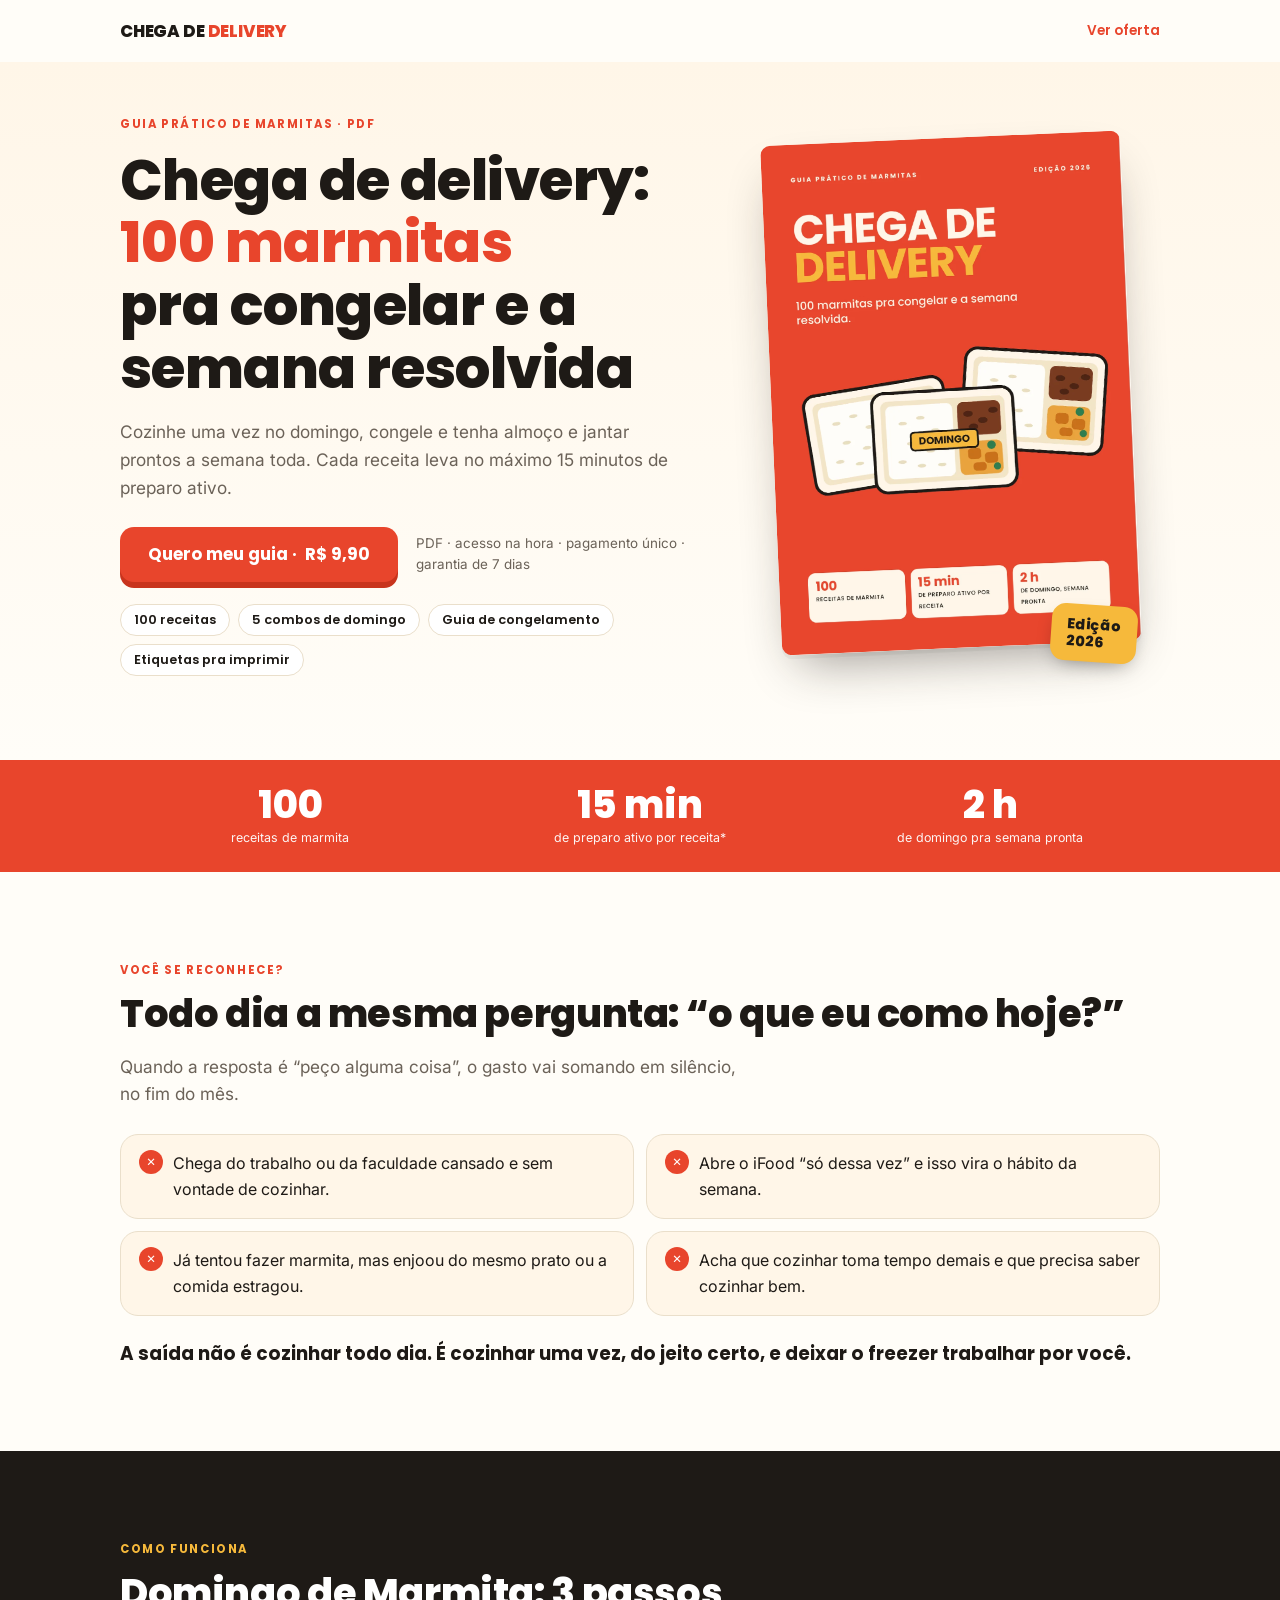
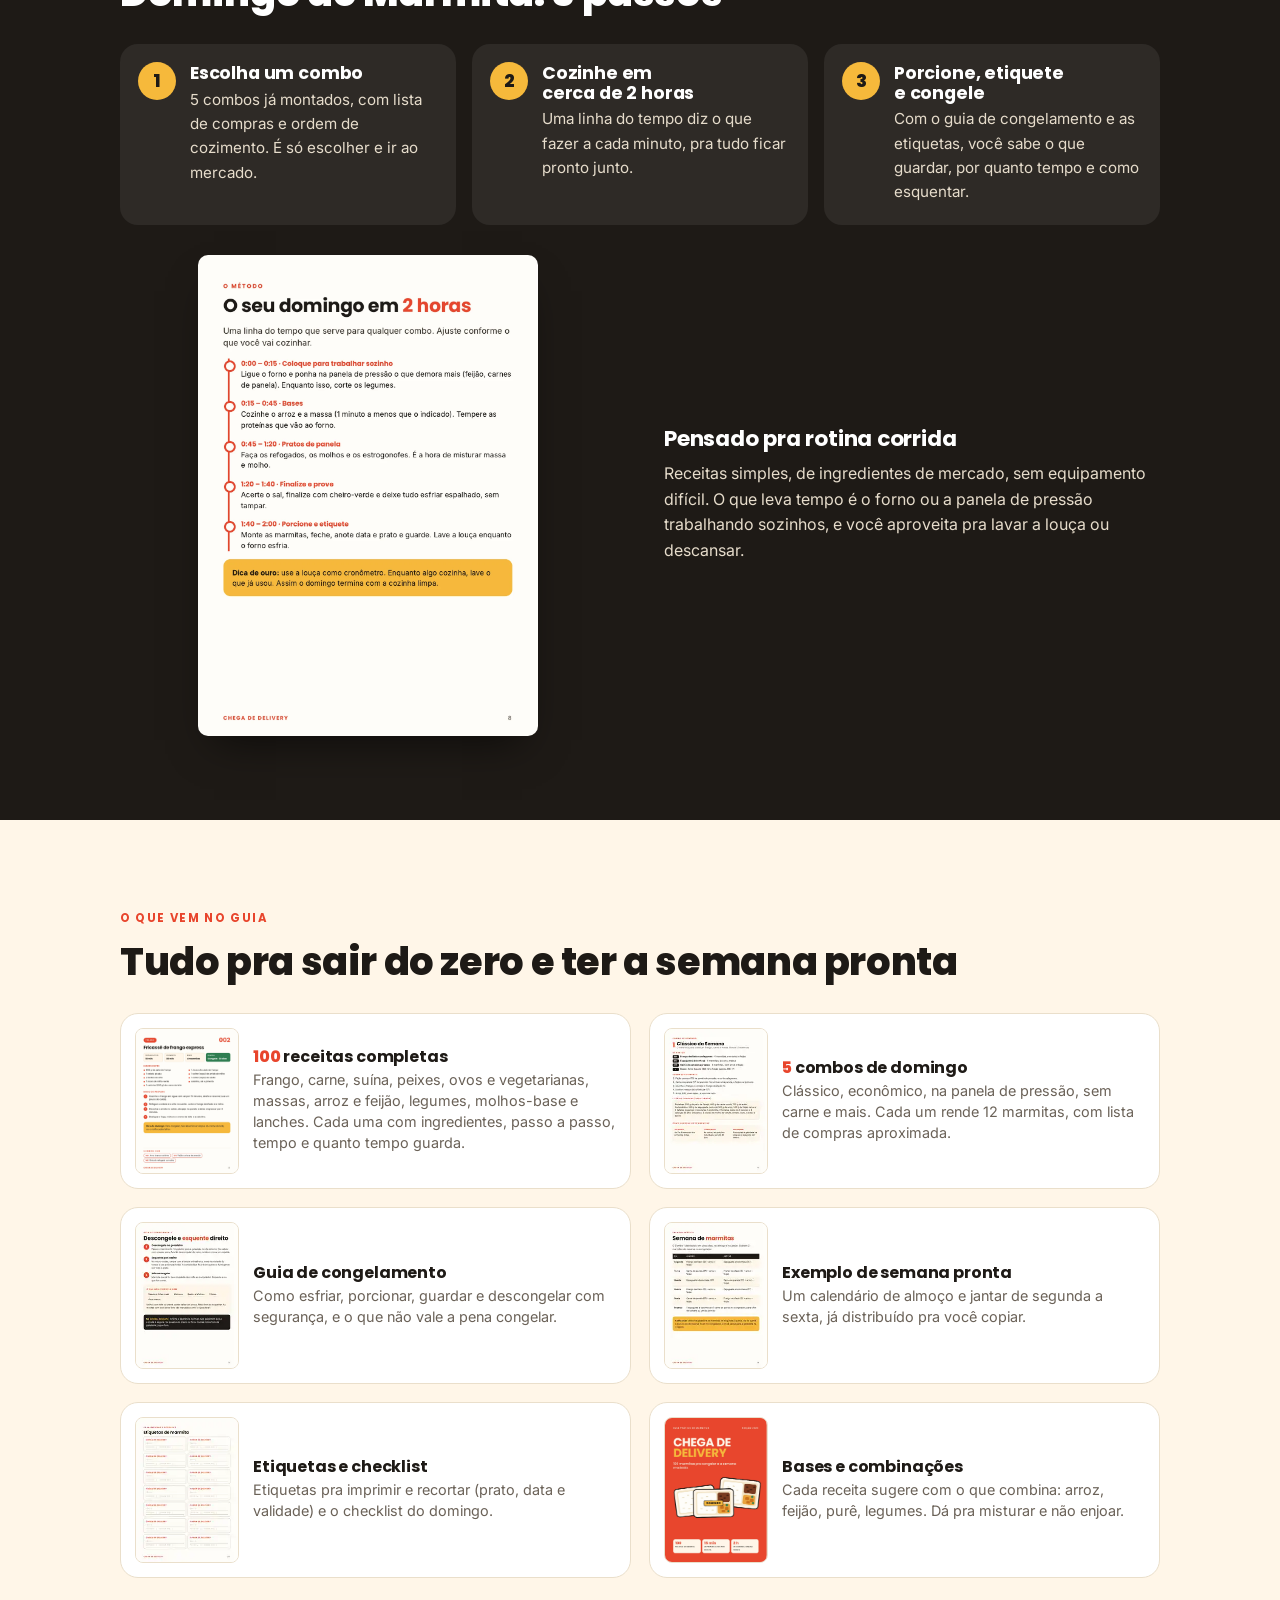
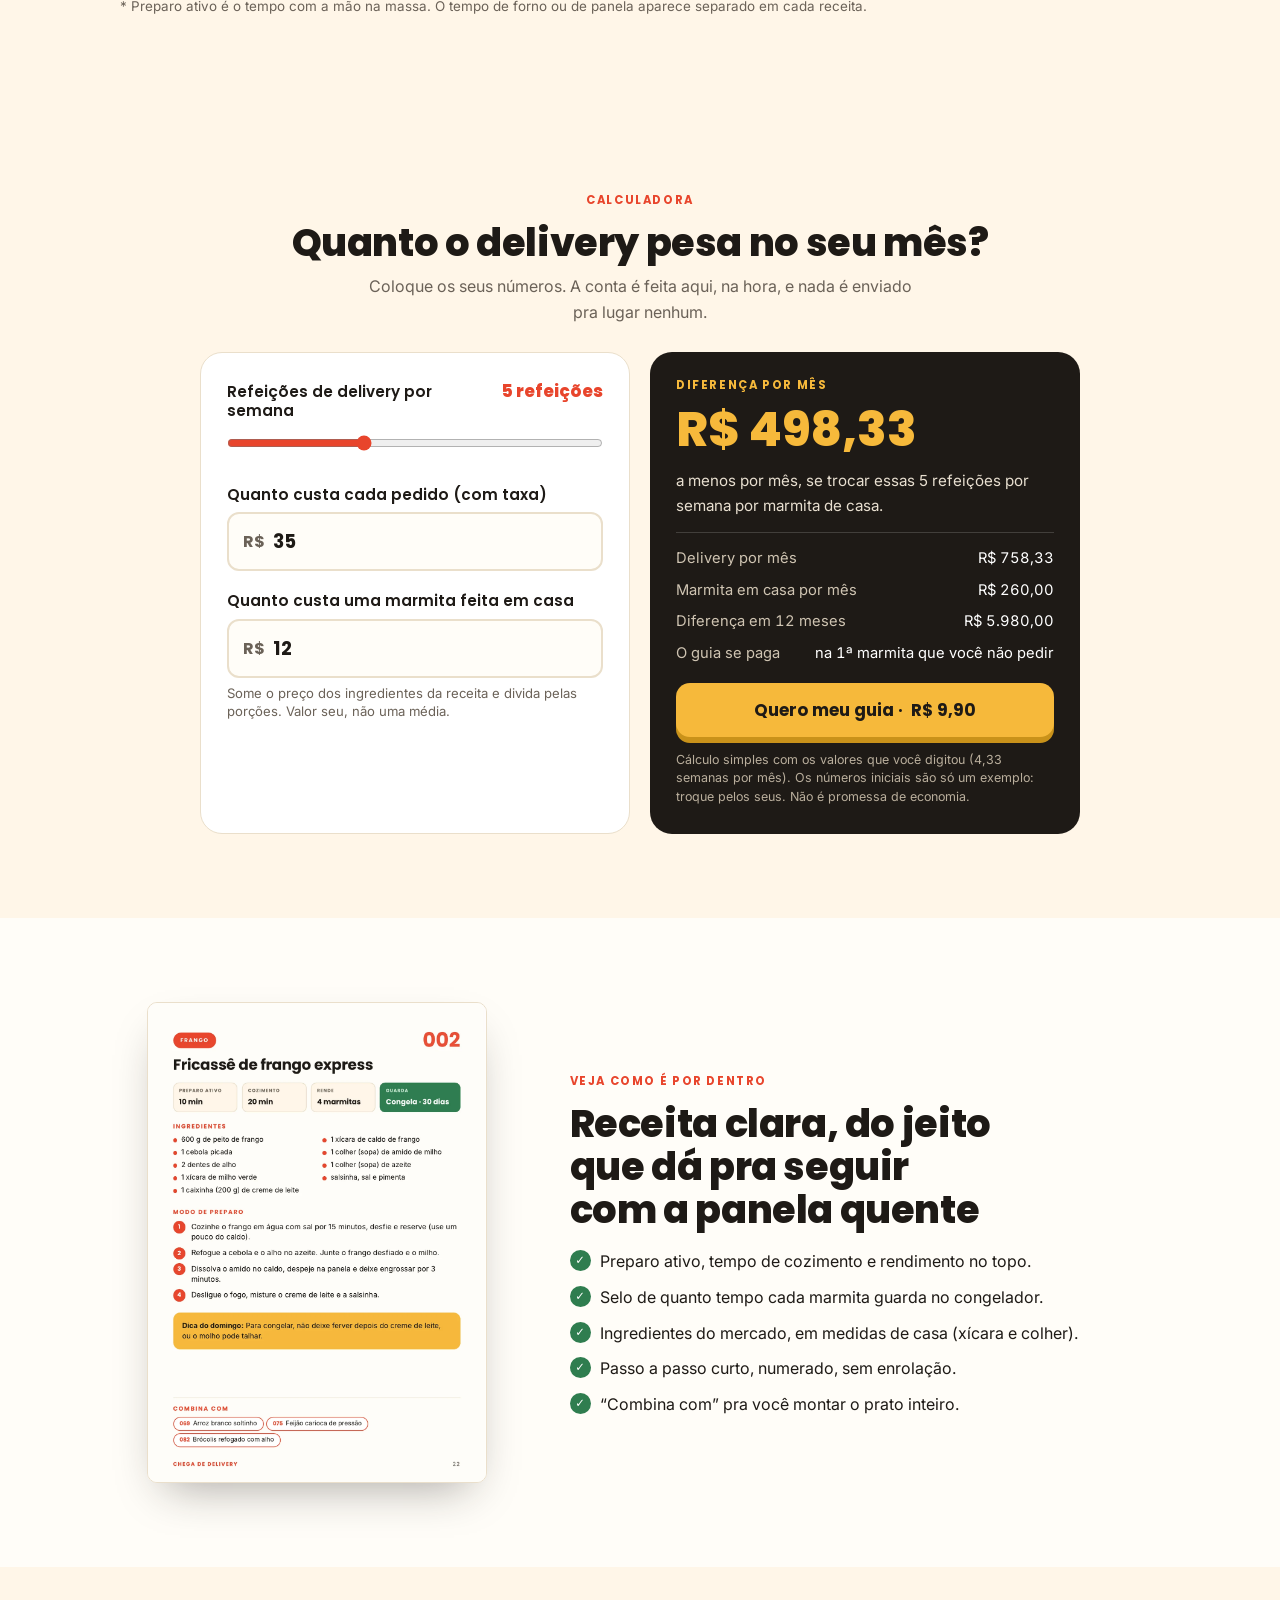
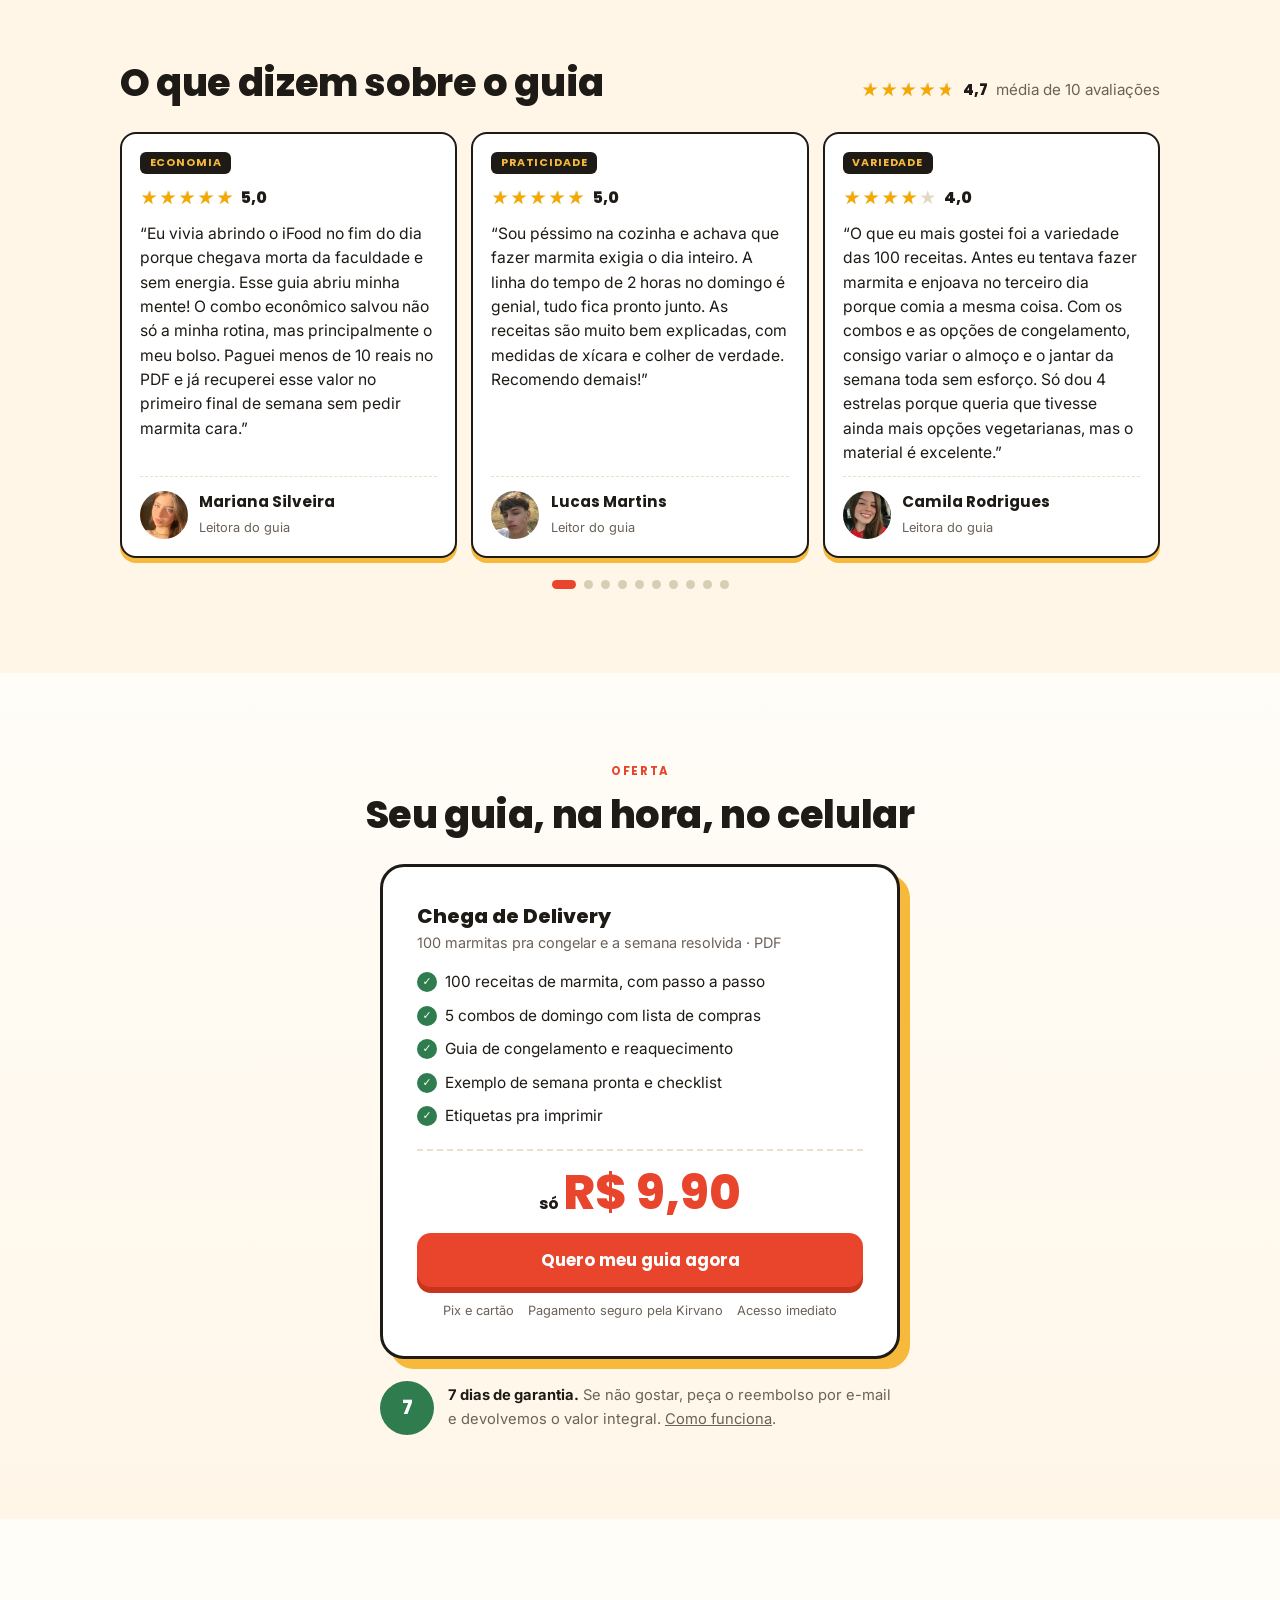
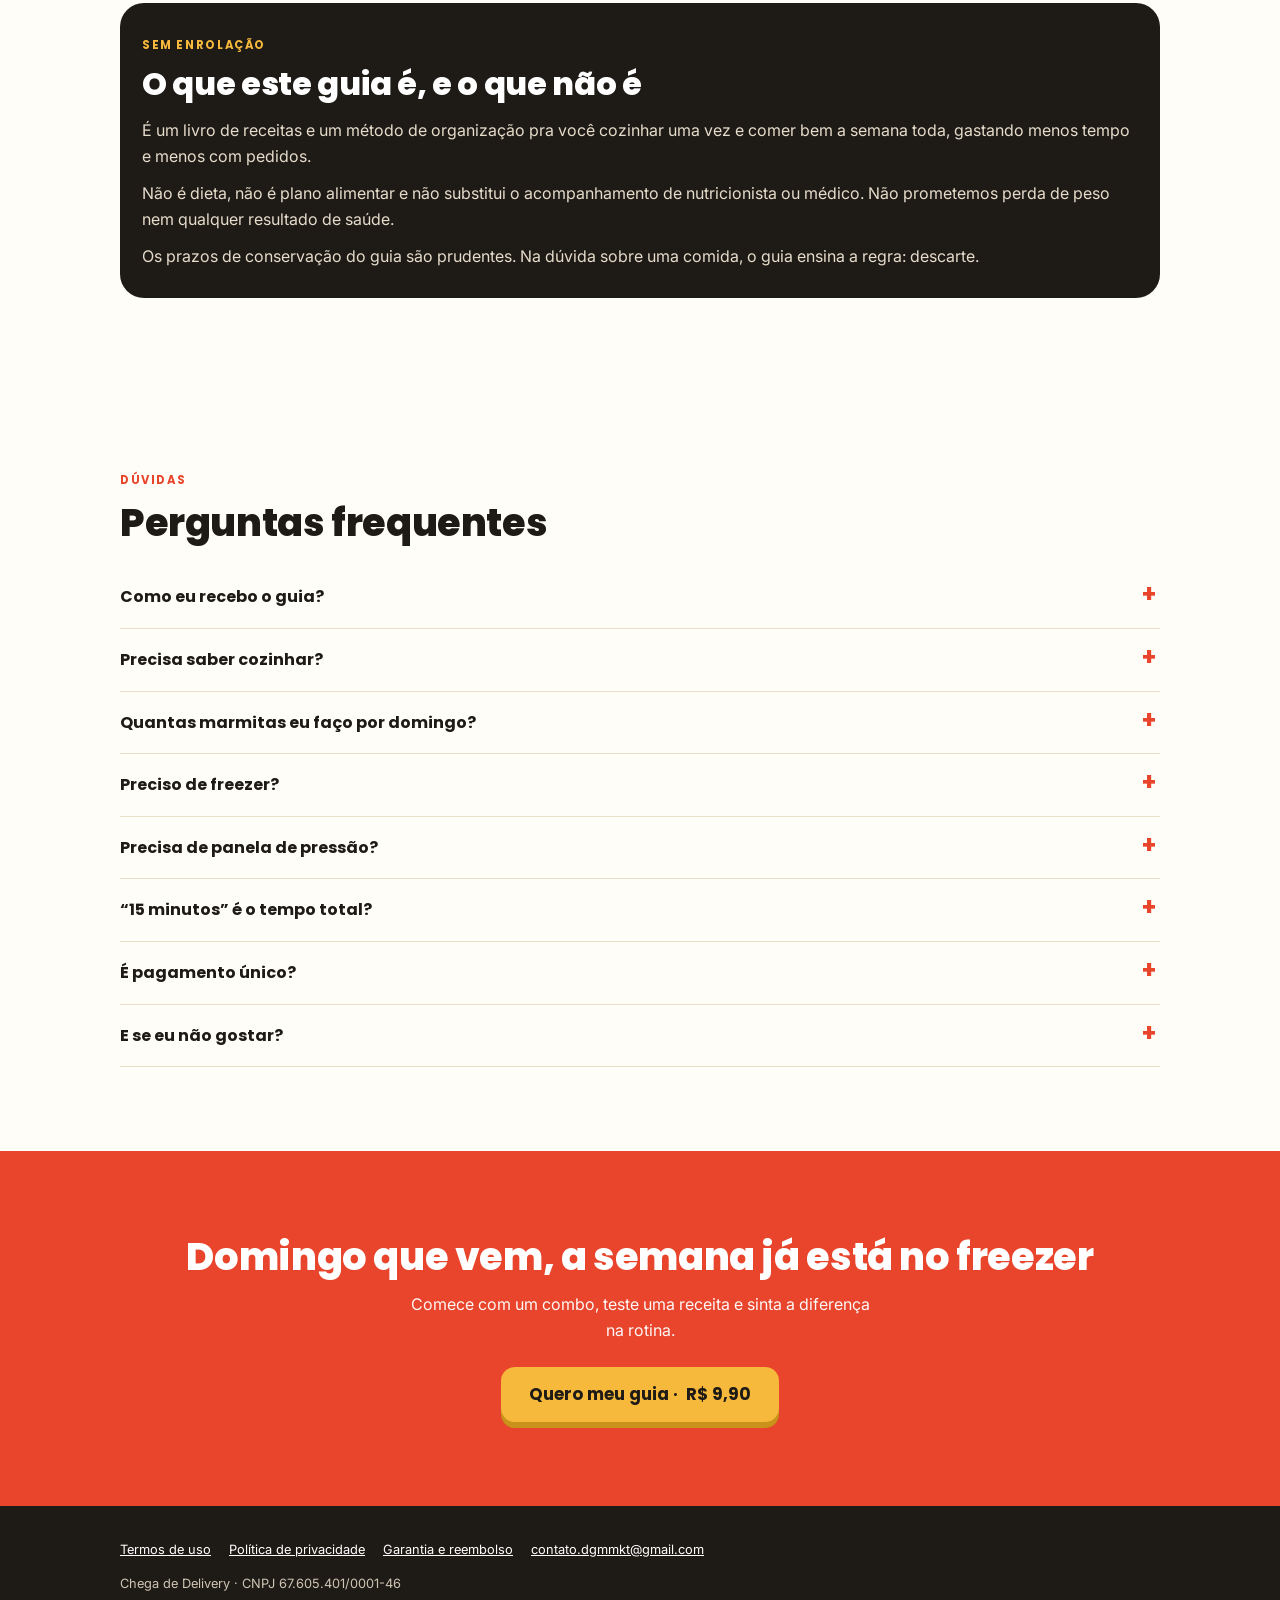
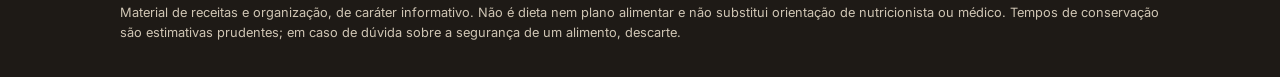
<file: index.html>
<!doctype html>
<html lang="pt-BR">
<head>
<meta charset="utf-8">
<meta name="viewport" content="width=device-width,initial-scale=1,viewport-fit=cover">
<title>Chega de Delivery: 100 marmitas pra congelar e a semana resolvida</title>
<meta name="description" content="Guia em PDF com 100 receitas de marmita pra cozinhar no domingo e congelar. Até 15 minutos de preparo ativo por receita, 5 combos prontos, guia de congelamento e etiquetas.">
<meta name="theme-color" content="#E8452C">
<meta property="og:title" content="Chega de Delivery: 100 marmitas pra congelar e a semana resolvida">
<meta property="og:description" content="Cozinhe uma vez no domingo, congele e tenha almoço e jantar prontos na semana. 100 receitas em PDF.">
<meta property="og:type" content="website">
<meta property="og:image" content="https://chega-de-delivery.vercel.app/assets/img/capa.webp?v=2">
<link rel="icon" href="data:image/svg+xml,%3Csvg xmlns='http://www.w3.org/2000/svg' viewBox='0 0 64 64'%3E%3Crect width='64' height='64' rx='14' fill='%23E8452C'/%3E%3Crect x='14' y='20' width='36' height='26' rx='6' fill='%23FFF6E8'/%3E%3Ccircle cx='38' cy='33' r='7' fill='%23F6B93B'/%3E%3C/svg%3E">
<link rel="preconnect" href="https://fonts.googleapis.com"><link rel="preconnect" href="https://fonts.gstatic.com" crossorigin>
<link href="https://fonts.googleapis.com/css2?family=Inter:wght@400;500;600&family=Poppins:wght@500;600;700;800&display=swap" rel="stylesheet">
<link rel="stylesheet" href="assets/style.css">
<link rel="stylesheet" href="assets/calc.css">
<link rel="stylesheet" href="assets/depoimentos.css?v=1">
</head>
<body>


<header class="top"><div class="wrap">
  <a class="brand" href="./">CHEGA DE <i>DELIVERY</i></a>
  <a class="mini" href="#oferta">Ver oferta</a>
</div></header>

<main>
<!-- HERO -->
<section class="hero"><div class="wrap grid">
  <div>
    <span class="eyebrow">Guia prático de marmitas · PDF</span>
    <h1>Chega de delivery: <span class="hl">100 marmitas</span> pra congelar e a semana resolvida</h1>
    <p class="lead">Cozinhe uma vez no domingo, congele e tenha almoço e jantar prontos a semana toda. Cada receita leva no máximo 15 minutos de preparo ativo.</p>
    <div class="cta">
      <a class="btn" data-checkout href="#oferta">Quero meu guia · <span data-price>R$ 9,90</span></a>
      <span class="note">PDF · acesso na hora · pagamento único · garantia de 7 dias</span>
    </div>
    <div class="pills"><span>100 receitas</span><span>5 combos de domingo</span><span>Guia de congelamento</span><span>Etiquetas pra imprimir</span></div>
  </div>
  <div class="cover">
    <img src="assets/img/capa.webp?v=2" width="560" height="794" alt="Capa do guia Chega de Delivery, com marmitas desenhadas">
    <div class="tag">Edição<br>2026</div>
  </div>
</div></section>

<div class="strip"><div class="wrap">
  <div><b>100</b><span>receitas de marmita</span></div>
  <div><b>15 min</b><span>de preparo ativo por receita*</span></div>
  <div><b>2 h</b><span>de domingo pra semana pronta</span></div>
</div></div>

<!-- DOR -->
<section class="pain"><div class="wrap">
  <span class="eyebrow">Você se reconhece?</span>
  <h2>Todo dia a mesma pergunta: “o que eu como hoje?”</h2>
  <p class="lead">Quando a resposta é “peço alguma coisa”, o gasto vai somando em silêncio, no fim do mês.</p>
  <ul>
    <li>Chega do trabalho ou da faculdade cansado e sem vontade de cozinhar.</li>
    <li>Abre o iFood “só dessa vez” e isso vira o hábito da semana.</li>
    <li>Já tentou fazer marmita, mas enjoou do mesmo prato ou a comida estragou.</li>
    <li>Acha que cozinhar toma tempo demais e que precisa saber cozinhar bem.</li>
  </ul>
  <p class="turn">A saída não é cozinhar todo dia. É cozinhar uma vez, do jeito certo, e deixar o freezer trabalhar por você.</p>
</div></section>

<!-- COMO FUNCIONA -->
<section class="how"><div class="wrap">
  <span class="eyebrow">Como funciona</span>
  <h2>Domingo de Marmita: 3 passos</h2>
  <div class="steps" style="margin-top:28px">
    <div class="step"><h3>Escolha um combo</h3><p>5 combos já montados, com lista de compras e ordem de cozimento. É só escolher e ir ao mercado.</p></div>
    <div class="step"><h3>Cozinhe em cerca de 2 horas</h3><p>Uma linha do tempo diz o que fazer a cada minuto, pra tudo ficar pronto junto.</p></div>
    <div class="step"><h3>Porcione, etiquete e congele</h3><p>Com o guia de congelamento e as etiquetas, você sabe o que guardar, por quanto tempo e como esquentar.</p></div>
  </div>
  <div class="tl">
    <img src="assets/img/metodo.webp?v=2" width="560" height="794" loading="lazy" alt="Página do guia com a linha do tempo do domingo em 2 horas">
    <div>
      <h3 style="font-size:1.35rem;margin-bottom:10px">Pensado pra rotina corrida</h3>
      <p style="color:#E6DCCB">Receitas simples, de ingredientes de mercado, sem equipamento difícil. O que leva tempo é o forno ou a panela de pressão trabalhando sozinhos, e você aproveita pra lavar a louça ou descansar.</p>
    </div>
  </div>
</div></section>

<!-- O QUE VEM DENTRO -->
<section class="inside"><div class="wrap">
  <span class="eyebrow">O que vem no guia</span>
  <h2>Tudo pra sair do zero e ter a semana pronta</h2>
  <div class="items">
    <div class="item"><img src="assets/img/receita.webp?v=2" width="560" height="794" loading="lazy" alt="Exemplo de página de receita"><div><h3><span class="n">100</span> receitas completas</h3><p>Frango, carne, suína, peixes, ovos e vegetarianas, massas, arroz e feijão, legumes, molhos-base e lanches. Cada uma com ingredientes, passo a passo, tempo e quanto tempo guarda.</p></div></div>
    <div class="item"><img src="assets/img/combo.webp" width="560" height="794" loading="lazy" alt="Página de um combo de domingo"><div><h3><span class="n">5</span> combos de domingo</h3><p>Clássico, econômico, na panela de pressão, sem carne e mais. Cada um rende 12 marmitas, com lista de compras aproximada.</p></div></div>
    <div class="item"><img src="assets/img/congelamento.webp" width="560" height="794" loading="lazy" alt="Página do guia de congelamento"><div><h3>Guia de congelamento</h3><p>Como esfriar, porcionar, guardar e descongelar com segurança, e o que não vale a pena congelar.</p></div></div>
    <div class="item"><img src="assets/img/semana.webp" width="560" height="794" loading="lazy" alt="Página com exemplo de semana de marmitas"><div><h3>Exemplo de semana pronta</h3><p>Um calendário de almoço e jantar de segunda a sexta, já distribuído pra você copiar.</p></div></div>
    <div class="item"><img src="assets/img/etiquetas.webp" width="560" height="794" loading="lazy" alt="Página de etiquetas de marmita para imprimir"><div><h3>Etiquetas e checklist</h3><p>Etiquetas pra imprimir e recortar (prato, data e validade) e o checklist do domingo.</p></div></div>
    <div class="item"><img src="assets/img/capa.webp?v=2" width="560" height="794" loading="lazy" alt="Capa do guia"><div><h3>Bases e combinações</h3><p>Cada receita sugere com o que combina: arroz, feijão, purê, legumes. Dá pra misturar e não enjoar.</p></div></div>
  </div>
  <p class="note" style="margin-top:18px">* Preparo ativo é o tempo com a mão na massa. O tempo de forno ou de panela aparece separado em cada receita.</p>
</div></section>

<!-- CALCULADORA -->
<section class="calc sec" id="calculadora" hidden><div class="wrap">
  <div class="head">
    <span class="eyebrow">Calculadora</span>
    <h2>Quanto o delivery pesa no seu mês?</h2>
    <p>Coloque os seus números. A conta é feita aqui, na hora, e nada é enviado pra lugar nenhum.</p>
  </div>
  <div class="grid">
    <div class="cin">
      <div class="fld">
        <div class="lbl"><label for="c-n" style="margin:0">Refeições de delivery por semana</label><b id="c-nv">5 refeições</b></div>
        <input id="c-n" type="range" min="0" max="14" step="1" value="5">
      </div>
      <div class="fld">
        <label for="c-d">Quanto custa cada pedido (com taxa)</label>
        <div class="money"><span>R$</span><input id="c-d" type="number" inputmode="decimal" min="0" step="0.5" value="35"></div>
      </div>
      <div class="fld">
        <label for="c-h">Quanto custa uma marmita feita em casa</label>
        <div class="money"><span>R$</span><input id="c-h" type="number" inputmode="decimal" min="0" step="0.5" value="12"></div>
        <p class="hint">Some o preço dos ingredientes da receita e divida pelas porções. Valor seu, não uma média.</p>
      </div>
    </div>
    <div class="res" aria-live="polite">
      <span class="tag">Diferença por mês</span>
      <div class="big" id="c-big">R$ 0,00</div>
      <p class="sub" id="c-sub"></p>
      <div class="rows" id="c-rows">
        <div><span>Delivery por mês</span><span id="c-del"></span></div>
        <div><span>Marmita em casa por mês</span><span id="c-home"></span></div>
        <div><span>Diferença em 12 meses</span><span id="c-year"></span></div>
        <div><span>O guia se paga</span><span id="c-pay"></span></div>
      </div>
      <a class="btn" href="#oferta" data-checkout>Quero meu guia · <span data-price>R$ 9,90</span></a>
      <p class="fine">Cálculo simples com os valores que você digitou (4,33 semanas por mês). Os números iniciais são só um exemplo: troque pelos seus. Não é promessa de economia.</p>
    </div>
  </div>
</div></section>

<!-- AMOSTRA -->
<section class="sample"><div class="wrap grid">
  <img src="assets/img/receita.webp?v=2" width="560" height="794" loading="lazy" alt="Receita de fricassê de frango express no guia">
  <div>
    <span class="eyebrow">Veja como é por dentro</span>
    <h2>Receita clara, do jeito que dá pra seguir com a panela quente</h2>
    <ul class="checks">
      <li>Preparo ativo, tempo de cozimento e rendimento no topo.</li>
      <li>Selo de quanto tempo cada marmita guarda no congelador.</li>
      <li>Ingredientes do mercado, em medidas de casa (xícara e colher).</li>
      <li>Passo a passo curto, numerado, sem enrolação.</li>
      <li>“Combina com” pra você montar o prato inteiro.</li>
    </ul>
  </div>
</div></section>

<!-- DEPOIMENTOS -->
<section id="depoimentos" class="proof" hidden><div class="wrap">
  <div class="phd"><h2>O que dizem sobre o guia</h2><div class="avg" data-avg hidden></div></div>
  <div class="carr"><div class="track" data-track tabindex="0" aria-label="Depoimentos, passam sozinhos"></div></div>
  <div class="dots" data-dots></div>
</div></section>

<!-- OFERTA -->
<section class="offer" id="oferta"><div class="wrap">
  <div class="head">
    <span class="eyebrow">Oferta</span>
    <h2>Seu guia, na hora, no celular</h2>
  </div>
  <div class="box">
    <div class="name">Chega de Delivery</div>
    <div class="sub">100 marmitas pra congelar e a semana resolvida · PDF</div>
    <ul>
      <li>100 receitas de marmita, com passo a passo</li>
      <li>5 combos de domingo com lista de compras</li>
      <li>Guia de congelamento e reaquecimento</li>
      <li>Exemplo de semana pronta e checklist</li>
      <li>Etiquetas pra imprimir</li>
    </ul>
    <div class="priceline">
      <div class="price"><small>só</small><span data-price>R$ 9,90</span></div>
    </div>
    <a class="btn block" data-checkout href="#oferta">Quero meu guia agora</a>
    <div class="safe"><span>Pix e cartão</span><span>Pagamento seguro pela Kirvano</span><span>Acesso imediato</span></div>
  </div>
  <div class="guar"><div class="seal">7</div><p><b>7 dias de garantia.</b> Se não gostar, peça o reembolso por e-mail e devolvemos o valor integral. <a href="reembolso.html">Como funciona</a>.</p></div>
</div></section>

<!-- HONESTIDADE -->
<section class="honest"><div class="wrap"><div class="card">
  <span class="eyebrow">Sem enrolação</span>
  <h2>O que este guia é, e o que não é</h2>
  <p>É um livro de receitas e um método de organização pra você cozinhar uma vez e comer bem a semana toda, gastando menos tempo e menos com pedidos.</p>
  <p>Não é dieta, não é plano alimentar e não substitui o acompanhamento de nutricionista ou médico. Não prometemos perda de peso nem qualquer resultado de saúde.</p>
  <p>Os prazos de conservação do guia são prudentes. Na dúvida sobre uma comida, o guia ensina a regra: descarte.</p>
</div></div></section>

<!-- FAQ -->
<section class="faq"><div class="wrap">
  <span class="eyebrow">Dúvidas</span>
  <h2 style="margin-top:10px">Perguntas frequentes</h2>
  <details><summary>Como eu recebo o guia?</summary><p>Logo depois da confirmação do pagamento, você recebe o acesso ao PDF por e-mail e na tela de compra. Funciona no celular, no computador e dá pra imprimir.</p></details>
  <details><summary>Precisa saber cozinhar?</summary><p>Não. As receitas são simples, com passos curtos e medidas caseiras. O guia começa pelo método e pelos combos mais fáceis.</p></details>
  <details><summary>Quantas marmitas eu faço por domingo?</summary><p>Cada receita rende cerca de 4 marmitas, e cada combo de domingo junta pratos pra 12 marmitas. Você ajusta pra sua semana.</p></details>
  <details><summary>Preciso de freezer?</summary><p>O ideal é ter congelador, porque é ele que deixa as marmitas boas por semanas. Sem freezer, dá pra fazer as que duram na geladeira por 3 a 4 dias. O guia mostra o que vale pra cada caso.</p></details>
  <details><summary>Precisa de panela de pressão?</summary><p>Ajuda, e algumas receitas usam. Mas há muitas de panela comum, frigideira e forno. Combos “na panela” e econômicos estão no guia.</p></details>
  <details><summary>“15 minutos” é o tempo total?</summary><p>É o tempo de preparo ativo, com a mão na massa, no máximo por receita. O tempo de panela ou forno vem separado em cada página, pra você planejar o domingo.</p></details>
  <details><summary>É pagamento único?</summary><p>Sim. Você paga uma vez e o arquivo é seu. Não tem assinatura nem mensalidade.</p></details>
  <details><summary>E se eu não gostar?</summary><p>Você tem 7 dias pra pedir o reembolso integral, por e-mail, sem precisar explicar.</p></details>
</div></section>

<!-- FINAL -->
<section class="final"><div class="wrap">
  <h2>Domingo que vem, a semana já está no freezer</h2>
  <p>Comece com um combo, teste uma receita e sinta a diferença na rotina.</p>
  <a class="btn" data-checkout href="#oferta">Quero meu guia · <span data-price>R$ 9,90</span></a>
</div></section>
</main>

<footer><div class="wrap">
  <div class="links"><a href="termos.html">Termos de uso</a><a href="privacidade.html">Política de privacidade</a><a href="reembolso.html">Garantia e reembolso</a><a href="mailto:contato.dgmmkt@gmail.com">contato.dgmmkt@gmail.com</a></div>
  <p>Chega de Delivery · CNPJ 67.605.401/0001-46</p>
  <p>Material de receitas e organização, de caráter informativo. Não é dieta nem plano alimentar e não substitui orientação de nutricionista ou médico. Tempos de conservação são estimativas prudentes; em caso de dúvida sobre a segurança de um alimento, descarte.</p>
</div></footer>

<div class="sticky" role="region" aria-label="Comprar">
  <div class="p"><span data-price>R$ 9,90</span><small>PDF · pagamento único</small></div>
  <a class="btn" data-checkout href="#oferta">Quero meu guia</a>
</div>

<div class="cookie" role="dialog" aria-label="Aviso de cookies">
  <p>Usamos cookies de medição (Meta) para saber quais anúncios funcionam. Eles só ligam se você aceitar. <a href="privacidade.html">Saiba mais</a>.</p>
  <div class="b"><button type="button" class="no">Recusar</button><button type="button" class="ok">Aceitar</button></div>
</div>

<script src="assets/config.js?v=2"></script>
<script src="assets/app.js"></script>
<script src="assets/calc.js"></script>
<script src="assets/depoimentos.js?v=1"></script>
</body>
</html>
</file>
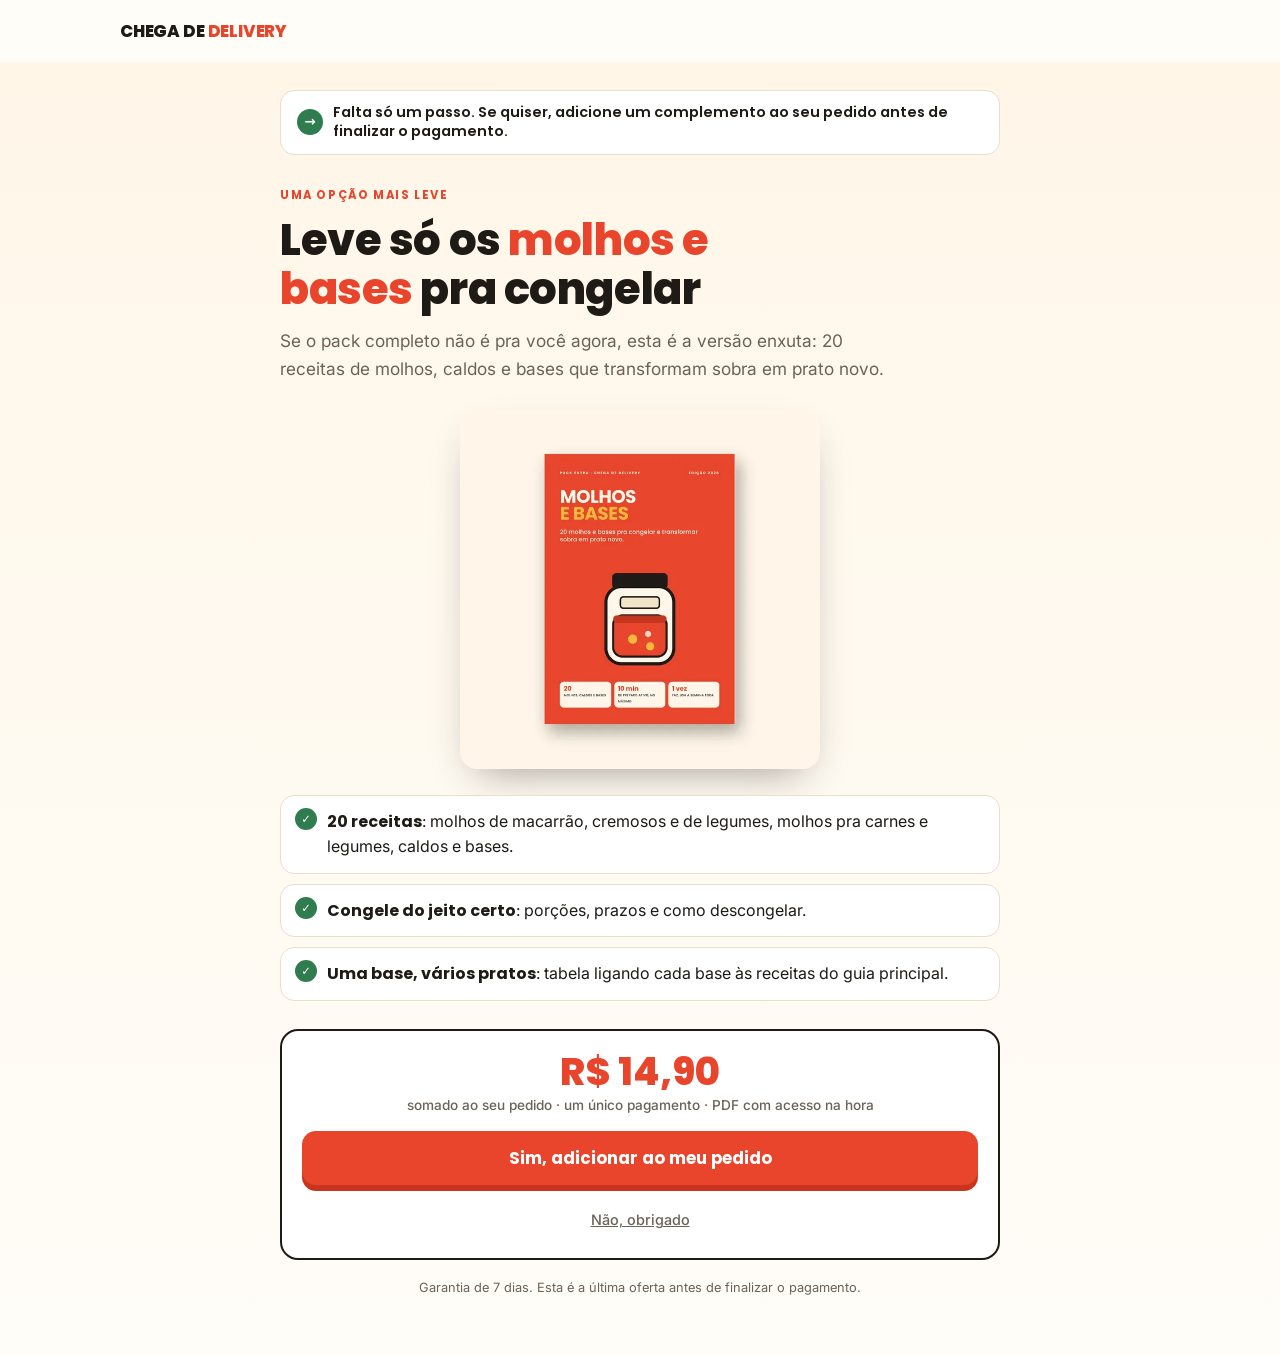
<file: molhos-e-bases.html>
<!doctype html>
<html lang="pt-BR">
<head>
<meta charset="utf-8">
<meta name="viewport" content="width=device-width,initial-scale=1,viewport-fit=cover">
<title>Molhos e Bases · Chega de Delivery</title>
<meta name="robots" content="noindex,nofollow">
<meta name="theme-color" content="#E8452C">
<link rel="icon" href="data:image/svg+xml,%3Csvg xmlns='http://www.w3.org/2000/svg' viewBox='0 0 64 64'%3E%3Crect width='64' height='64' rx='14' fill='%23E8452C'/%3E%3Crect x='14' y='20' width='36' height='26' rx='6' fill='%23FFF6E8'/%3E%3Ccircle cx='38' cy='33' r='7' fill='%23F6B93B'/%3E%3C/svg%3E">
<link rel="preconnect" href="https://fonts.googleapis.com"><link rel="preconnect" href="https://fonts.gstatic.com" crossorigin>
<link href="https://fonts.googleapis.com/css2?family=Inter:wght@400;500;600&family=Poppins:wght@500;600;700;800&display=swap" rel="stylesheet">
<link rel="stylesheet" href="assets/style.css">
<style>
.up{padding-block:28px 56px;background:linear-gradient(180deg,var(--cream),var(--paper))}
.up .wrap{max-width:760px}
.ok{display:flex;gap:10px;align-items:center;background:#fff;border:1.5px solid var(--line);border-radius:14px;padding:12px 16px;font:600 .9rem/1.35 var(--f-h);margin-bottom:26px}
.ok i{flex:none;width:26px;height:26px;border-radius:50%;background:var(--green);color:#fff;font:800 .85rem/26px var(--f-h);text-align:center;font-style:normal}
.up h1{font-size:clamp(1.8rem,6.6vw,2.7rem);margin:10px 0 14px}
.up .cv{width:min(100%,360px);margin:26px auto;border-radius:var(--r);box-shadow:0 18px 40px -18px rgba(30,26,22,.45)}
.list{list-style:none;padding:0;margin:22px 0;display:grid;gap:10px}
.list li{position:relative;background:#fff;border:1.5px solid var(--line);border-radius:14px;padding:13px 16px 13px 46px}
.list li::before{content:"✓";position:absolute;left:14px;top:12px;width:22px;height:22px;border-radius:50%;background:var(--green);color:#fff;font:800 .72rem/22px var(--f-h);text-align:center}
.list b{font-family:var(--f-h)}
.buy{background:#fff;border:2px solid var(--ink);border-radius:var(--r);padding:22px 20px;text-align:center;margin-top:28px}
.buy .pr{font:800 2.4rem/1 var(--f-h);color:var(--tomato)}
.buy .pr small{display:block;font:500 .85rem var(--f-b);color:var(--muted);margin-top:6px}
.buy .btn{width:100%;margin-top:18px}
.no{display:block;margin:18px auto 0;background:none;border:0;color:var(--muted);font:500 .9rem var(--f-b);text-decoration:underline;cursor:pointer;padding:8px}
.fine{font-size:.8rem;color:var(--muted);margin-top:18px;text-align:center}
</style>
</head>
<body>
<header class="top"><div class="wrap">
  <span class="brand">CHEGA DE <i>DELIVERY</i></span>
</div></header>
<main>
<section class="up"><div class="wrap">

  <div class="ok"><i>→</i><span>Falta só um passo. Se quiser, adicione um complemento ao seu pedido antes de finalizar o pagamento.</span></div>
  <span class="eyebrow">Uma opção mais leve</span>
  <h1>Leve só os <span class="hl">molhos e bases</span> pra congelar</h1>
  <p class="lead">Se o pack completo não é pra você agora, esta é a versão enxuta: 20 receitas de molhos, caldos e bases que transformam sobra em prato novo.</p>
  <img class="cv" src="assets/img/molhos-e-bases.webp" width="640" height="640" alt="Capa do PDF Molhos e Bases: 20 receitas pra congelar">
  <ul class="list">
    <li><b>20 receitas</b>: molhos de macarrão, cremosos e de legumes, molhos pra carnes e legumes, caldos e bases.</li>
    <li><b>Congele do jeito certo</b>: porções, prazos e como descongelar.</li>
    <li><b>Uma base, vários pratos</b>: tabela ligando cada base às receitas do guia principal.</li>
  </ul>
  <div class="buy">
    <div class="pr">R$ 14,90<small>somado ao seu pedido · um único pagamento · PDF com acesso na hora</small></div>
    <button type="button" class="btn kirvano-payment-trigger">Sim, adicionar ao meu pedido</button>
    <button type="button" class="no kirvano-refuse-trigger">Não, obrigado</button>
  </div>
  <p class="fine">Garantia de 7 dias. Esta é a última oferta antes de finalizar o pagamento.</p>

</div></section>
</main>
<script>
  var offer = "6597bd7a-7107-4d03-a66f-29634cfbce99";
  var nextPageURL = null;
  var refusePageURL = null;
</script>
<script src="https://snippets.kirvano.com/upsell.min.js"></script>
</body>
</html>
</file>
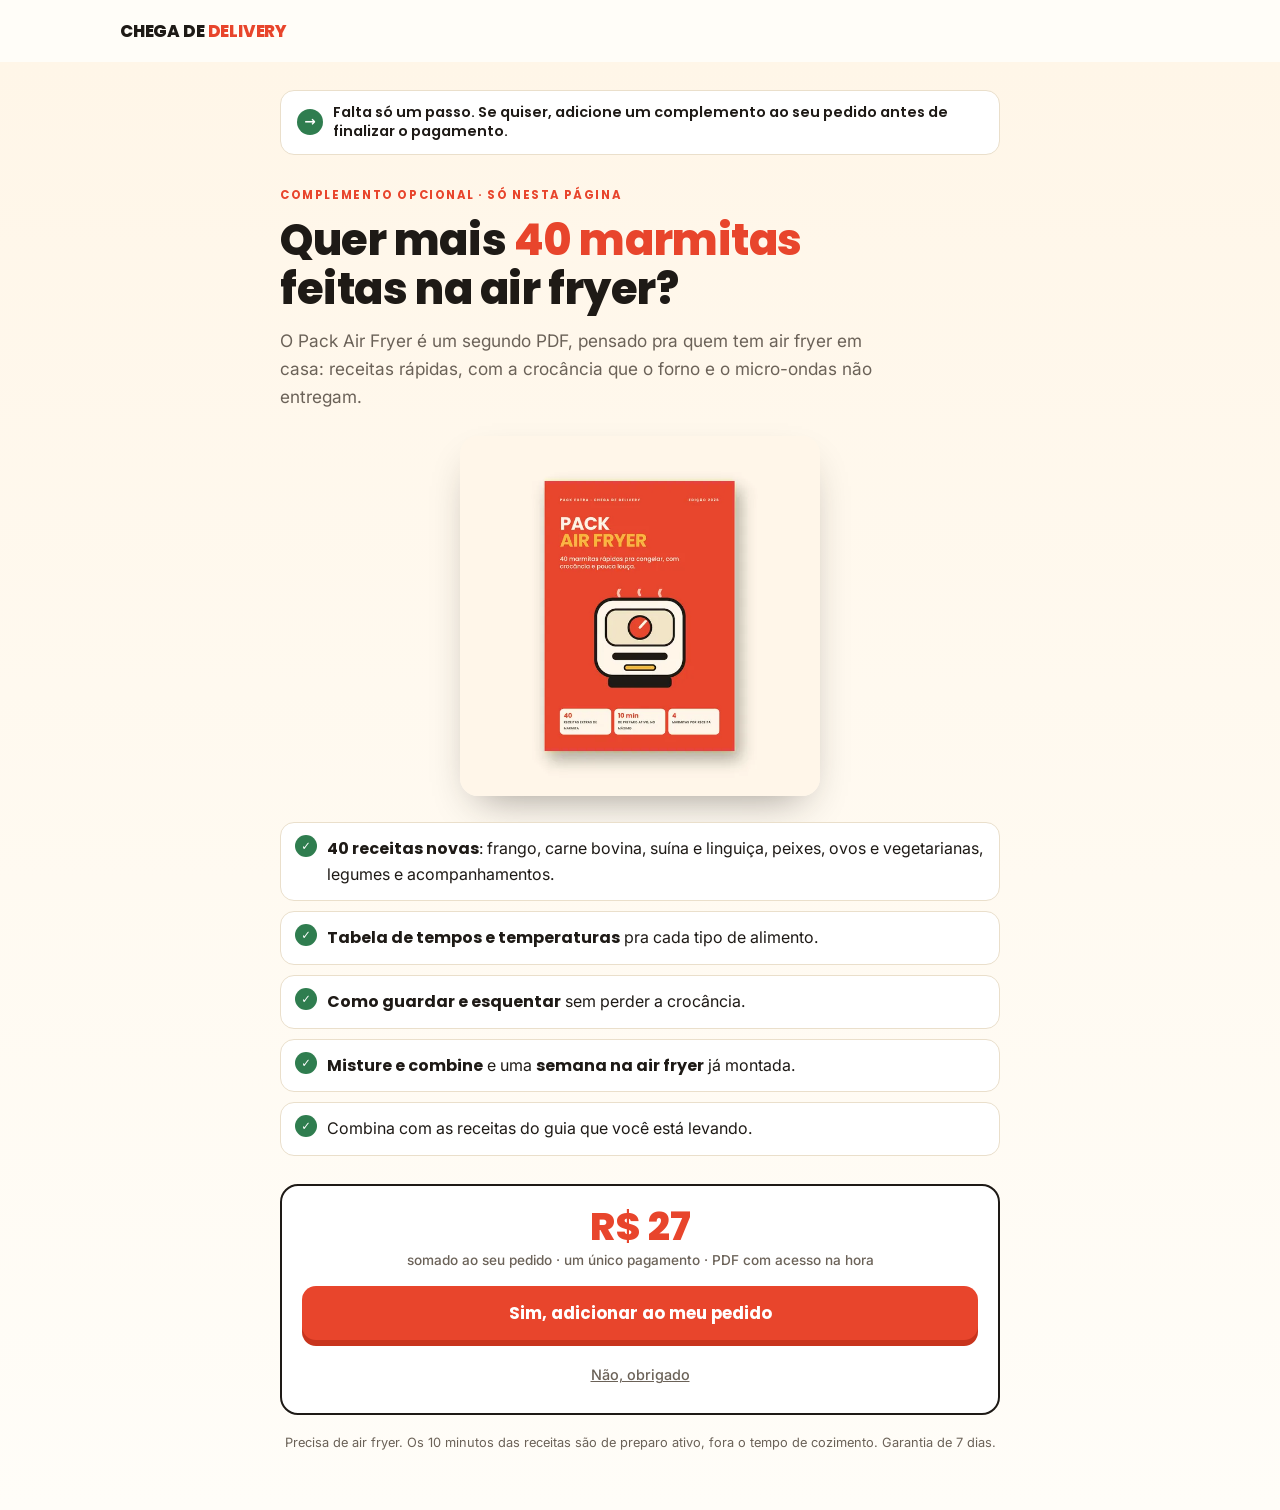
<file: pack-air-fryer.html>
<!doctype html>
<html lang="pt-BR">
<head>
<meta charset="utf-8">
<meta name="viewport" content="width=device-width,initial-scale=1,viewport-fit=cover">
<title>Pack Air Fryer · Chega de Delivery</title>
<meta name="robots" content="noindex,nofollow">
<meta name="theme-color" content="#E8452C">
<link rel="icon" href="data:image/svg+xml,%3Csvg xmlns='http://www.w3.org/2000/svg' viewBox='0 0 64 64'%3E%3Crect width='64' height='64' rx='14' fill='%23E8452C'/%3E%3Crect x='14' y='20' width='36' height='26' rx='6' fill='%23FFF6E8'/%3E%3Ccircle cx='38' cy='33' r='7' fill='%23F6B93B'/%3E%3C/svg%3E">
<link rel="preconnect" href="https://fonts.googleapis.com"><link rel="preconnect" href="https://fonts.gstatic.com" crossorigin>
<link href="https://fonts.googleapis.com/css2?family=Inter:wght@400;500;600&family=Poppins:wght@500;600;700;800&display=swap" rel="stylesheet">
<link rel="stylesheet" href="assets/style.css">
<style>
.up{padding-block:28px 56px;background:linear-gradient(180deg,var(--cream),var(--paper))}
.up .wrap{max-width:760px}
.ok{display:flex;gap:10px;align-items:center;background:#fff;border:1.5px solid var(--line);border-radius:14px;padding:12px 16px;font:600 .9rem/1.35 var(--f-h);margin-bottom:26px}
.ok i{flex:none;width:26px;height:26px;border-radius:50%;background:var(--green);color:#fff;font:800 .85rem/26px var(--f-h);text-align:center;font-style:normal}
.up h1{font-size:clamp(1.8rem,6.6vw,2.7rem);margin:10px 0 14px}
.up .cv{width:min(100%,360px);margin:26px auto;border-radius:var(--r);box-shadow:0 18px 40px -18px rgba(30,26,22,.45)}
.list{list-style:none;padding:0;margin:22px 0;display:grid;gap:10px}
.list li{position:relative;background:#fff;border:1.5px solid var(--line);border-radius:14px;padding:13px 16px 13px 46px}
.list li::before{content:"✓";position:absolute;left:14px;top:12px;width:22px;height:22px;border-radius:50%;background:var(--green);color:#fff;font:800 .72rem/22px var(--f-h);text-align:center}
.list b{font-family:var(--f-h)}
.buy{background:#fff;border:2px solid var(--ink);border-radius:var(--r);padding:22px 20px;text-align:center;margin-top:28px}
.buy .pr{font:800 2.4rem/1 var(--f-h);color:var(--tomato)}
.buy .pr small{display:block;font:500 .85rem var(--f-b);color:var(--muted);margin-top:6px}
.buy .btn{width:100%;margin-top:18px}
.no{display:block;margin:18px auto 0;background:none;border:0;color:var(--muted);font:500 .9rem var(--f-b);text-decoration:underline;cursor:pointer;padding:8px}
.fine{font-size:.8rem;color:var(--muted);margin-top:18px;text-align:center}
</style>
</head>
<body>
<header class="top"><div class="wrap">
  <span class="brand">CHEGA DE <i>DELIVERY</i></span>
</div></header>
<main>
<section class="up"><div class="wrap">

  <div class="ok"><i>→</i><span>Falta só um passo. Se quiser, adicione um complemento ao seu pedido antes de finalizar o pagamento.</span></div>
  <span class="eyebrow">Complemento opcional · só nesta página</span>
  <h1>Quer mais <span class="hl">40 marmitas</span> feitas na air fryer?</h1>
  <p class="lead">O Pack Air Fryer é um segundo PDF, pensado pra quem tem air fryer em casa: receitas rápidas, com a crocância que o forno e o micro-ondas não entregam.</p>
  <img class="cv" src="assets/img/pack-air-fryer.webp" width="640" height="640" alt="Capa do PDF Pack Air Fryer: 40 marmitas rápidas e crocantes">
  <ul class="list">
    <li><b>40 receitas novas</b>: frango, carne bovina, suína e linguiça, peixes, ovos e vegetarianas, legumes e acompanhamentos.</li>
    <li><b>Tabela de tempos e temperaturas</b> pra cada tipo de alimento.</li>
    <li><b>Como guardar e esquentar</b> sem perder a crocância.</li>
    <li><b>Misture e combine</b> e uma <b>semana na air fryer</b> já montada.</li>
    <li>Combina com as receitas do guia que você está levando.</li>
  </ul>
  <div class="buy">
    <div class="pr">R$ 27<small>somado ao seu pedido · um único pagamento · PDF com acesso na hora</small></div>
    <button type="button" class="btn kirvano-payment-trigger">Sim, adicionar ao meu pedido</button>
    <button type="button" class="no kirvano-refuse-trigger">Não, obrigado</button>
  </div>
  <p class="fine">Precisa de air fryer. Os 10 minutos das receitas são de preparo ativo, fora o tempo de cozimento. Garantia de 7 dias.</p>

</div></section>
</main>
<script>
  var offer = "f188ba35-0da0-42a5-ae65-bb620d518d52";
  var nextPageURL = null;
  var refusePageURL = "https://chega-de-delivery.vercel.app/molhos-e-bases.html";
</script>
<script src="https://snippets.kirvano.com/upsell.min.js"></script>
</body>
</html>
</file>
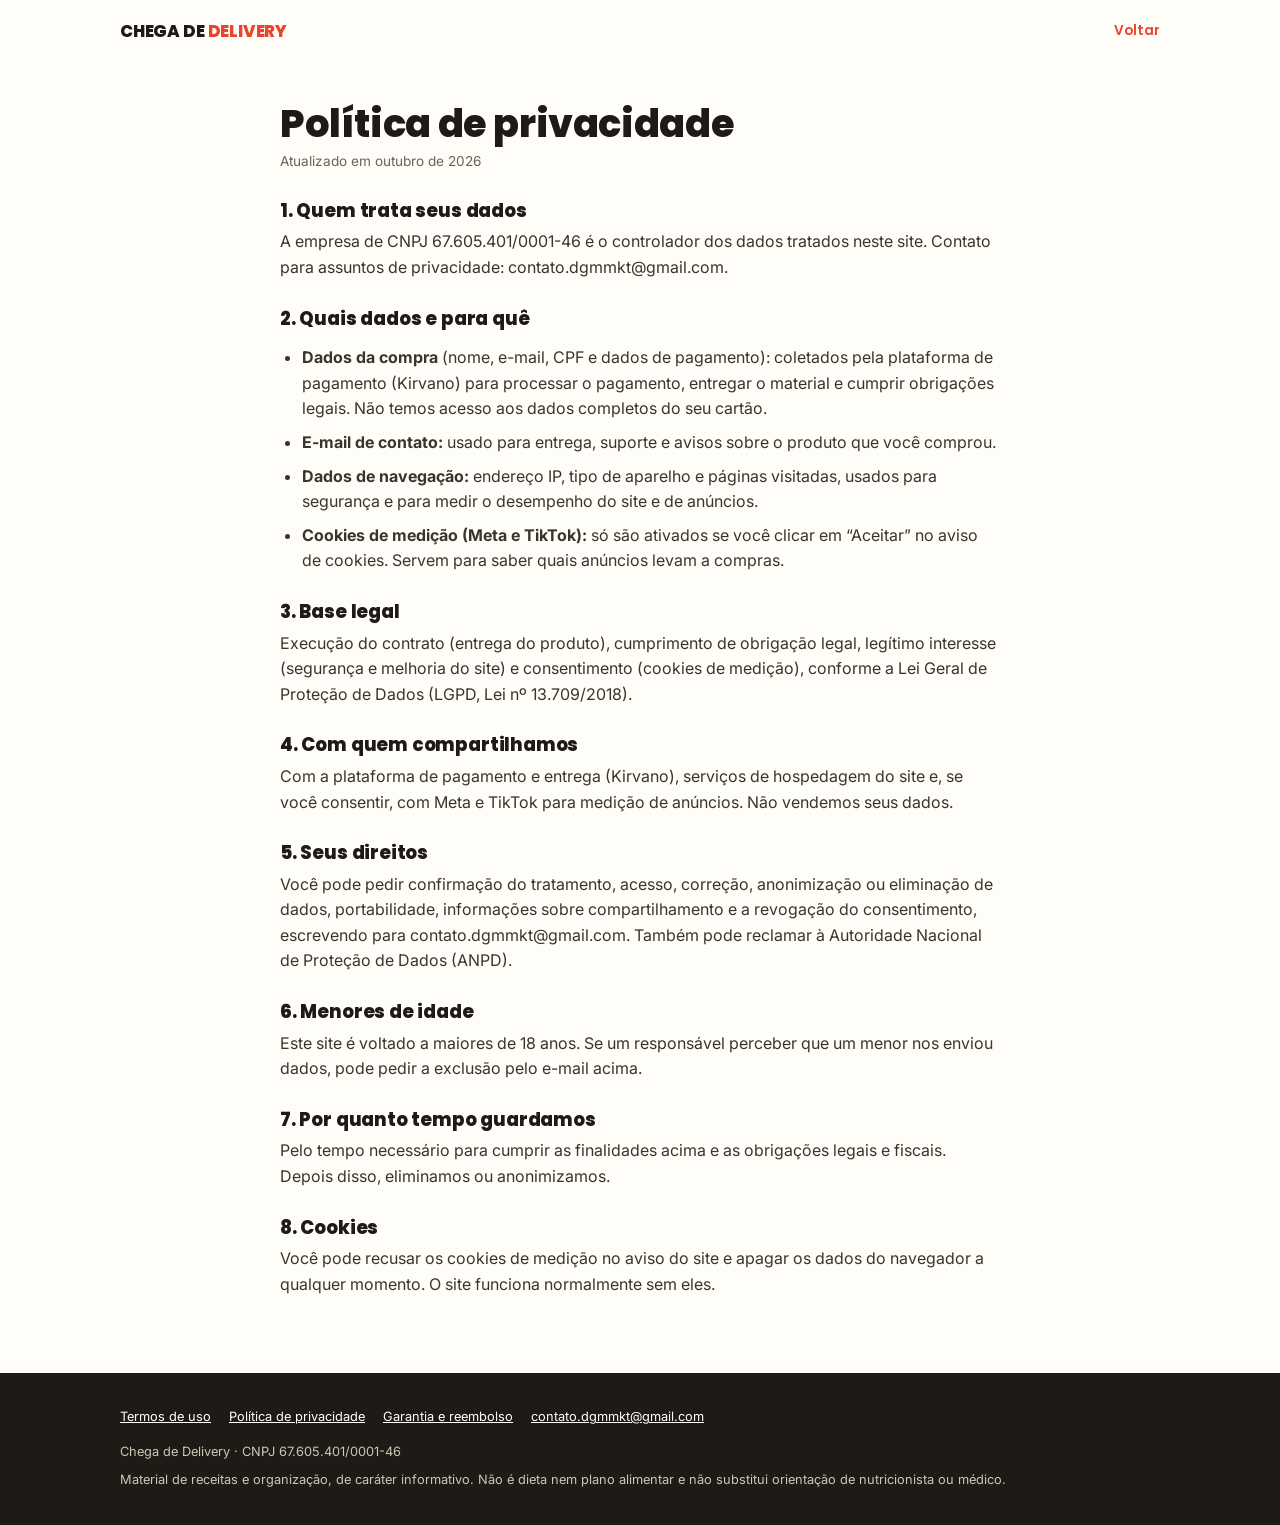
<file: privacidade.html>
<!doctype html><html lang="pt-BR"><head><meta charset="utf-8"><meta name="viewport" content="width=device-width,initial-scale=1,viewport-fit=cover"><title>Política de privacidade · Chega de Delivery</title><meta name="robots" content="noindex"><meta name="theme-color" content="#E8452C"><link rel="icon" href="data:image/svg+xml,%3Csvg xmlns='http://www.w3.org/2000/svg' viewBox='0 0 64 64'%3E%3Crect width='64' height='64' rx='14' fill='%23E8452C'/%3E%3Crect x='14' y='20' width='36' height='26' rx='6' fill='%23FFF6E8'/%3E%3Ccircle cx='38' cy='33' r='7' fill='%23F6B93B'/%3E%3C/svg%3E"><link rel="preconnect" href="https://fonts.googleapis.com"><link rel="preconnect" href="https://fonts.gstatic.com" crossorigin><link href="https://fonts.googleapis.com/css2?family=Inter:wght@400;500;600&family=Poppins:wght@500;600;700;800&display=swap" rel="stylesheet"><link rel="stylesheet" href="assets/style.css"></head><body><header class="top"><div class="wrap"><a class="brand" href="./">CHEGA DE <i>DELIVERY</i></a><a class="mini" href="./">Voltar</a></div></header><main class="doc"><div class="wrap">
<h1>Política de privacidade</h1><p class="meta">Atualizado em outubro de 2026</p>
<h2>1. Quem trata seus dados</h2>
<p>A empresa de CNPJ 67.605.401/0001-46 é o controlador dos dados tratados neste site. Contato para assuntos de privacidade: contato.dgmmkt@gmail.com.</p>
<h2>2. Quais dados e para quê</h2>
<ul>
<li><b>Dados da compra</b> (nome, e-mail, CPF e dados de pagamento): coletados pela plataforma de pagamento (Kirvano) para processar o pagamento, entregar o material e cumprir obrigações legais. Não temos acesso aos dados completos do seu cartão.</li>
<li><b>E-mail de contato:</b> usado para entrega, suporte e avisos sobre o produto que você comprou.</li>
<li><b>Dados de navegação:</b> endereço IP, tipo de aparelho e páginas visitadas, usados para segurança e para medir o desempenho do site e de anúncios.</li>
<li><b>Cookies de medição (Meta e TikTok):</b> só são ativados se você clicar em “Aceitar” no aviso de cookies. Servem para saber quais anúncios levam a compras.</li>
</ul>
<h2>3. Base legal</h2>
<p>Execução do contrato (entrega do produto), cumprimento de obrigação legal, legítimo interesse (segurança e melhoria do site) e consentimento (cookies de medição), conforme a Lei Geral de Proteção de Dados (LGPD, Lei nº 13.709/2018).</p>
<h2>4. Com quem compartilhamos</h2>
<p>Com a plataforma de pagamento e entrega (Kirvano), serviços de hospedagem do site e, se você consentir, com Meta e TikTok para medição de anúncios. Não vendemos seus dados.</p>
<h2>5. Seus direitos</h2>
<p>Você pode pedir confirmação do tratamento, acesso, correção, anonimização ou eliminação de dados, portabilidade, informações sobre compartilhamento e a revogação do consentimento, escrevendo para contato.dgmmkt@gmail.com. Também pode reclamar à Autoridade Nacional de Proteção de Dados (ANPD).</p>
<h2>6. Menores de idade</h2>
<p>Este site é voltado a maiores de 18 anos. Se um responsável perceber que um menor nos enviou dados, pode pedir a exclusão pelo e-mail acima.</p>
<h2>7. Por quanto tempo guardamos</h2>
<p>Pelo tempo necessário para cumprir as finalidades acima e as obrigações legais e fiscais. Depois disso, eliminamos ou anonimizamos.</p>
<h2>8. Cookies</h2>
<p>Você pode recusar os cookies de medição no aviso do site e apagar os dados do navegador a qualquer momento. O site funciona normalmente sem eles.</p>
</div></main><footer><div class="wrap">
<div class="links"><a href="termos.html">Termos de uso</a><a href="privacidade.html">Política de privacidade</a><a href="reembolso.html">Garantia e reembolso</a><a href="mailto:contato.dgmmkt@gmail.com">contato.dgmmkt@gmail.com</a></div>
<p>Chega de Delivery · CNPJ 67.605.401/0001-46</p>
<p>Material de receitas e organização, de caráter informativo. Não é dieta nem plano alimentar e não substitui orientação de nutricionista ou médico.</p>
</div></footer></body></html>
</file>
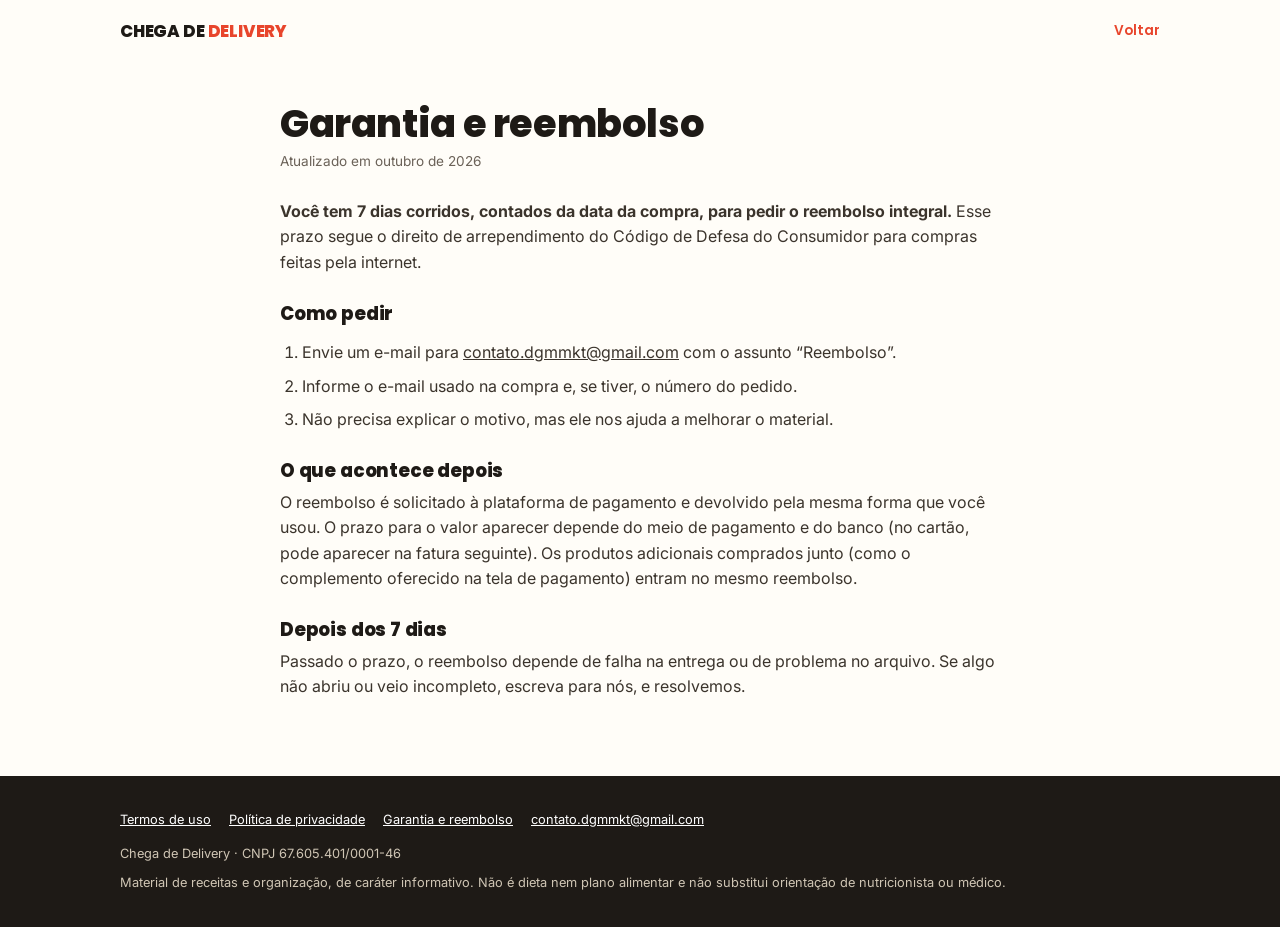
<file: reembolso.html>
<!doctype html><html lang="pt-BR"><head><meta charset="utf-8"><meta name="viewport" content="width=device-width,initial-scale=1,viewport-fit=cover"><title>Garantia e reembolso · Chega de Delivery</title><meta name="robots" content="noindex"><meta name="theme-color" content="#E8452C"><link rel="icon" href="data:image/svg+xml,%3Csvg xmlns='http://www.w3.org/2000/svg' viewBox='0 0 64 64'%3E%3Crect width='64' height='64' rx='14' fill='%23E8452C'/%3E%3Crect x='14' y='20' width='36' height='26' rx='6' fill='%23FFF6E8'/%3E%3Ccircle cx='38' cy='33' r='7' fill='%23F6B93B'/%3E%3C/svg%3E"><link rel="preconnect" href="https://fonts.googleapis.com"><link rel="preconnect" href="https://fonts.gstatic.com" crossorigin><link href="https://fonts.googleapis.com/css2?family=Inter:wght@400;500;600&family=Poppins:wght@500;600;700;800&display=swap" rel="stylesheet"><link rel="stylesheet" href="assets/style.css"></head><body><header class="top"><div class="wrap"><a class="brand" href="./">CHEGA DE <i>DELIVERY</i></a><a class="mini" href="./">Voltar</a></div></header><main class="doc"><div class="wrap">
<h1>Garantia e reembolso</h1><p class="meta">Atualizado em outubro de 2026</p>
<p><b>Você tem 7 dias corridos, contados da data da compra, para pedir o reembolso integral.</b> Esse prazo segue o direito de arrependimento do Código de Defesa do Consumidor para compras feitas pela internet.</p>
<h2>Como pedir</h2>
<ol>
<li>Envie um e-mail para <a href="mailto:contato.dgmmkt@gmail.com">contato.dgmmkt@gmail.com</a> com o assunto “Reembolso”.</li>
<li>Informe o e-mail usado na compra e, se tiver, o número do pedido.</li>
<li>Não precisa explicar o motivo, mas ele nos ajuda a melhorar o material.</li>
</ol>
<h2>O que acontece depois</h2>
<p>O reembolso é solicitado à plataforma de pagamento e devolvido pela mesma forma que você usou. O prazo para o valor aparecer depende do meio de pagamento e do banco (no cartão, pode aparecer na fatura seguinte). Os produtos adicionais comprados junto (como o complemento oferecido na tela de pagamento) entram no mesmo reembolso.</p>
<h2>Depois dos 7 dias</h2>
<p>Passado o prazo, o reembolso depende de falha na entrega ou de problema no arquivo. Se algo não abriu ou veio incompleto, escreva para nós, e resolvemos.</p>
</div></main><footer><div class="wrap">
<div class="links"><a href="termos.html">Termos de uso</a><a href="privacidade.html">Política de privacidade</a><a href="reembolso.html">Garantia e reembolso</a><a href="mailto:contato.dgmmkt@gmail.com">contato.dgmmkt@gmail.com</a></div>
<p>Chega de Delivery · CNPJ 67.605.401/0001-46</p>
<p>Material de receitas e organização, de caráter informativo. Não é dieta nem plano alimentar e não substitui orientação de nutricionista ou médico.</p>
</div></footer></body></html>
</file>
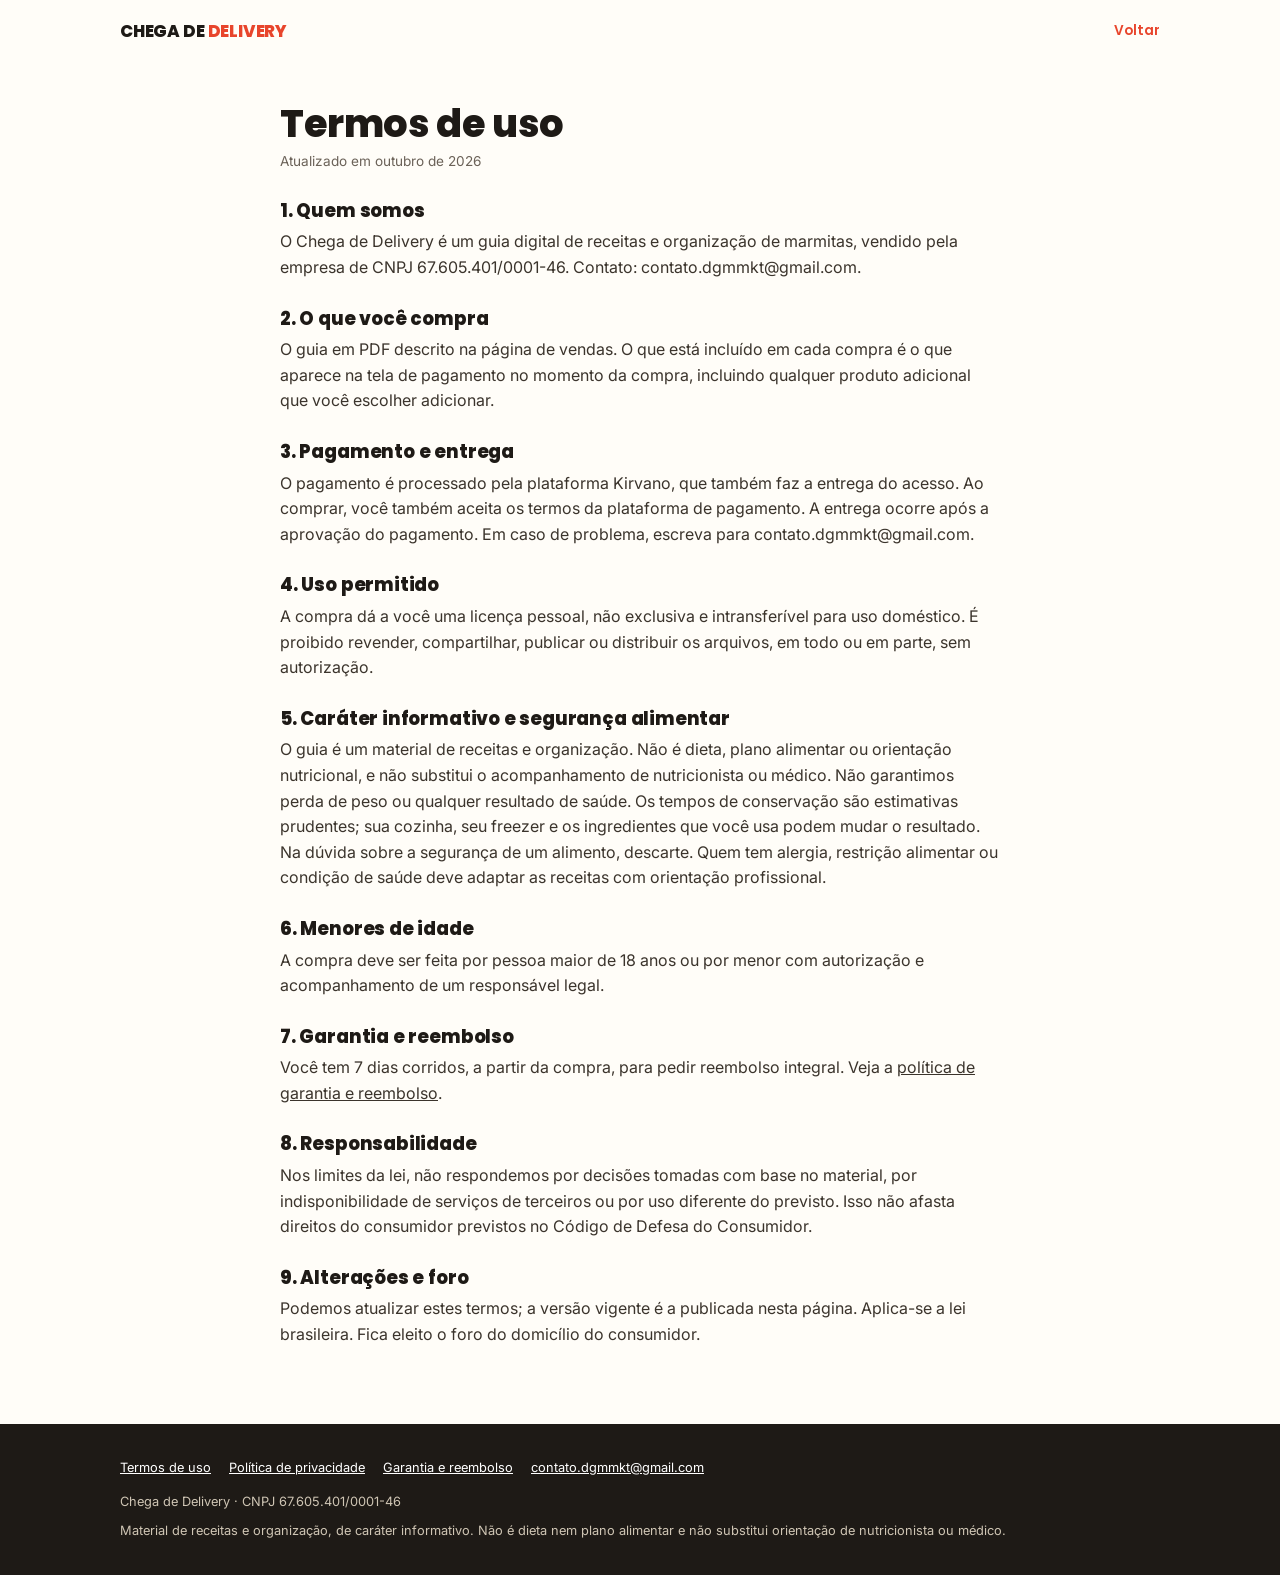
<file: termos.html>
<!doctype html><html lang="pt-BR"><head><meta charset="utf-8"><meta name="viewport" content="width=device-width,initial-scale=1,viewport-fit=cover"><title>Termos de uso · Chega de Delivery</title><meta name="robots" content="noindex"><meta name="theme-color" content="#E8452C"><link rel="icon" href="data:image/svg+xml,%3Csvg xmlns='http://www.w3.org/2000/svg' viewBox='0 0 64 64'%3E%3Crect width='64' height='64' rx='14' fill='%23E8452C'/%3E%3Crect x='14' y='20' width='36' height='26' rx='6' fill='%23FFF6E8'/%3E%3Ccircle cx='38' cy='33' r='7' fill='%23F6B93B'/%3E%3C/svg%3E"><link rel="preconnect" href="https://fonts.googleapis.com"><link rel="preconnect" href="https://fonts.gstatic.com" crossorigin><link href="https://fonts.googleapis.com/css2?family=Inter:wght@400;500;600&family=Poppins:wght@500;600;700;800&display=swap" rel="stylesheet"><link rel="stylesheet" href="assets/style.css"></head><body><header class="top"><div class="wrap"><a class="brand" href="./">CHEGA DE <i>DELIVERY</i></a><a class="mini" href="./">Voltar</a></div></header><main class="doc"><div class="wrap">
<h1>Termos de uso</h1><p class="meta">Atualizado em outubro de 2026</p>
<h2>1. Quem somos</h2>
<p>O Chega de Delivery é um guia digital de receitas e organização de marmitas, vendido pela empresa de CNPJ 67.605.401/0001-46. Contato: contato.dgmmkt@gmail.com.</p>
<h2>2. O que você compra</h2>
<p>O guia em PDF descrito na página de vendas. O que está incluído em cada compra é o que aparece na tela de pagamento no momento da compra, incluindo qualquer produto adicional que você escolher adicionar.</p>
<h2>3. Pagamento e entrega</h2>
<p>O pagamento é processado pela plataforma Kirvano, que também faz a entrega do acesso. Ao comprar, você também aceita os termos da plataforma de pagamento. A entrega ocorre após a aprovação do pagamento. Em caso de problema, escreva para contato.dgmmkt@gmail.com.</p>
<h2>4. Uso permitido</h2>
<p>A compra dá a você uma licença pessoal, não exclusiva e intransferível para uso doméstico. É proibido revender, compartilhar, publicar ou distribuir os arquivos, em todo ou em parte, sem autorização.</p>
<h2>5. Caráter informativo e segurança alimentar</h2>
<p>O guia é um material de receitas e organização. Não é dieta, plano alimentar ou orientação nutricional, e não substitui o acompanhamento de nutricionista ou médico. Não garantimos perda de peso ou qualquer resultado de saúde. Os tempos de conservação são estimativas prudentes; sua cozinha, seu freezer e os ingredientes que você usa podem mudar o resultado. Na dúvida sobre a segurança de um alimento, descarte. Quem tem alergia, restrição alimentar ou condição de saúde deve adaptar as receitas com orientação profissional.</p>
<h2>6. Menores de idade</h2>
<p>A compra deve ser feita por pessoa maior de 18 anos ou por menor com autorização e acompanhamento de um responsável legal.</p>
<h2>7. Garantia e reembolso</h2>
<p>Você tem 7 dias corridos, a partir da compra, para pedir reembolso integral. Veja a <a href="reembolso.html">política de garantia e reembolso</a>.</p>
<h2>8. Responsabilidade</h2>
<p>Nos limites da lei, não respondemos por decisões tomadas com base no material, por indisponibilidade de serviços de terceiros ou por uso diferente do previsto. Isso não afasta direitos do consumidor previstos no Código de Defesa do Consumidor.</p>
<h2>9. Alterações e foro</h2>
<p>Podemos atualizar estes termos; a versão vigente é a publicada nesta página. Aplica-se a lei brasileira. Fica eleito o foro do domicílio do consumidor.</p>
</div></main><footer><div class="wrap">
<div class="links"><a href="termos.html">Termos de uso</a><a href="privacidade.html">Política de privacidade</a><a href="reembolso.html">Garantia e reembolso</a><a href="mailto:contato.dgmmkt@gmail.com">contato.dgmmkt@gmail.com</a></div>
<p>Chega de Delivery · CNPJ 67.605.401/0001-46</p>
<p>Material de receitas e organização, de caráter informativo. Não é dieta nem plano alimentar e não substitui orientação de nutricionista ou médico.</p>
</div></footer></body></html>
</file>
<file: assets/style.css>
:root{
  --tomato:#E8452C; --tomato-d:#C8341D; --ink:#1E1A16; --cream:#FFF6E8; --mustard:#F6B93B; --green:#2F7D4F; --paper:#FFFDF8;
  --muted:#6B6258; --line:#EADFCB; --r:18px;
  --f-h:'Poppins',system-ui,-apple-system,'Segoe UI',sans-serif; --f-b:'Inter',system-ui,-apple-system,'Segoe UI',sans-serif;
}
*{box-sizing:border-box}
html{scroll-behavior:smooth;-webkit-text-size-adjust:100%}
body{margin:0;background:var(--paper);color:var(--ink);font:400 16px/1.6 var(--f-b);-webkit-font-smoothing:antialiased}
body.has-sticky{padding-bottom:84px}
img{max-width:100%;height:auto;display:block}
a{color:inherit}
h1,h2,h3{font-family:var(--f-h);line-height:1.12;margin:0;text-wrap:balance;letter-spacing:-.01em}
h1{font-weight:800;font-size:clamp(2rem,7.4vw,3.5rem)}
h2{font-weight:800;font-size:clamp(1.55rem,5.4vw,2.4rem)}
h3{font-weight:700;font-size:1.1rem}
p{margin:0}
.wrap{width:100%;max-width:1080px;margin:0 auto;padding-inline:20px}
.hl{color:var(--tomato)}
.eyebrow{font:700 .72rem/1 var(--f-h);letter-spacing:.14em;text-transform:uppercase;color:var(--tomato)}
section{padding-block:56px}
.lead{font-size:1.08rem;color:var(--muted);max-width:56ch}

/* barra de promoção */
.promo{display:flex;justify-content:center;align-items:center;gap:12px;flex-wrap:wrap;background:var(--ink);color:#fff;font-size:.82rem;padding:9px 16px;text-decoration:none;text-align:center}
.promo[hidden]{display:none}
.promo b{color:var(--mustard)}
.promo .t{font-family:var(--f-h);font-weight:700;font-variant-numeric:tabular-nums;background:var(--tomato);padding:2px 10px;border-radius:99px}

/* topo */
.top .wrap{display:flex;align-items:center;justify-content:space-between;height:62px}
.brand{font:800 1.05rem/1 var(--f-h);text-decoration:none;letter-spacing:-.01em}
.brand i{font-style:normal;color:var(--tomato)}
.top .mini{font:600 .85rem var(--f-h);text-decoration:none;color:var(--tomato)}

/* botões */
.btn{display:inline-flex;align-items:center;justify-content:center;gap:8px;background:var(--tomato);color:#fff;font:700 1.05rem/1.2 var(--f-h);padding:17px 28px;border-radius:14px;text-decoration:none;border:0;cursor:pointer;box-shadow:0 6px 0 var(--tomato-d);transition:transform .08s,box-shadow .08s;text-align:center}
.btn:hover{transform:translateY(2px);box-shadow:0 4px 0 var(--tomato-d)}
.btn:active{transform:translateY(5px);box-shadow:0 1px 0 var(--tomato-d)}
.btn.block{display:flex;width:100%}
.btn small{font-weight:500;opacity:.9;font-size:.85em}
.note{font-size:.84rem;color:var(--muted)}

/* hero */
.hero{padding-block:28px 56px;background:linear-gradient(180deg,var(--cream),var(--paper))}
.hero .grid{display:grid;gap:36px;align-items:center}
.hero h1{margin:14px 0 18px}
.hero .lead{margin-bottom:26px}
.hero .cta{display:flex;flex-direction:column;gap:12px;align-items:flex-start}
.hero .cta .btn{width:100%}
.pills{display:flex;flex-wrap:wrap;gap:8px;margin-top:22px}
.pills span{background:#fff;border:1.5px solid var(--line);border-radius:99px;padding:6px 13px;font:600 .8rem var(--f-h)}
.cover{position:relative;max-width:360px;margin-inline:auto}
.cover img{border-radius:10px;box-shadow:0 24px 50px -18px rgba(30,26,22,.45),0 4px 0 rgba(0,0,0,.04);transform:rotate(-2.5deg)}
.cover .tag{position:absolute;right:-6px;bottom:-14px;background:var(--mustard);color:var(--ink);font:800 .9rem/1.15 var(--f-h);padding:12px 16px;border-radius:14px;transform:rotate(4deg);box-shadow:0 8px 20px -8px rgba(0,0,0,.4)}

/* faixa */
.strip{background:var(--tomato);color:#fff;padding-block:26px}
.strip .wrap{display:grid;grid-template-columns:repeat(3,1fr);gap:10px;text-align:center}
.strip b{display:block;font:800 clamp(1.6rem,6vw,2.4rem)/1 var(--f-h)}
.strip span{font-size:.78rem;opacity:.95;display:block;margin-top:6px;line-height:1.3}

/* dor */
.pain{background:var(--paper)}
.pain h2{margin:10px 0 18px}
.pain ul{list-style:none;padding:0;margin:26px 0 0;display:grid;gap:12px}
.pain li{background:var(--cream);border-radius:var(--r);padding:16px 18px 16px 52px;position:relative;border:1.5px solid var(--line)}
.pain li::before{content:"✕";position:absolute;left:18px;top:15px;width:24px;height:24px;border-radius:50%;background:var(--tomato);color:#fff;font:800 .72rem/24px var(--f-h);text-align:center}
.pain .turn{margin-top:26px;font:700 1.15rem/1.35 var(--f-h)}

/* como funciona */
.how{background:var(--ink);color:#fff}
.how h2{margin:10px 0 30px}
.how .eyebrow{color:var(--mustard)}
.steps{display:grid;gap:16px;counter-reset:s}
.step{background:rgba(255,255,255,.07);border-radius:var(--r);padding:20px 20px 20px 70px;position:relative}
.step::before{counter-increment:s;content:counter(s);position:absolute;left:18px;top:18px;width:38px;height:38px;border-radius:50%;background:var(--mustard);color:var(--ink);font:800 1.1rem/38px var(--f-h);text-align:center}
.step h3{margin-bottom:4px}
.step p{color:#E6DCCB;font-size:.95rem}
.how .tl{margin-top:30px;display:grid;gap:24px;align-items:center}
.how .tl img{border-radius:10px;max-width:340px;margin-inline:auto;box-shadow:0 20px 40px -16px rgba(0,0,0,.6)}

/* conteúdo */
.inside{background:var(--cream)}
.inside h2{margin:10px 0 12px}
.items{display:grid;gap:18px;margin-top:30px;grid-template-columns:1fr}
.item{background:#fff;border:1.5px solid var(--line);border-radius:var(--r);padding:14px;display:grid;grid-template-columns:104px 1fr;gap:14px;align-items:center}
.item img{border-radius:8px;border:1px solid var(--line)}
.item h3{margin-bottom:4px;font-size:1rem}
.item p{font-size:.9rem;color:var(--muted);line-height:1.45}
.item .n{color:var(--tomato);font-weight:800}

/* calculadora (espaço reservado) */
#calculadora[hidden]{display:none}

/* exemplo de receita */
.sample .grid{display:grid;gap:30px;align-items:center}
.sample h2{margin:10px 0 14px}
.sample img{max-width:340px;margin-inline:auto;border-radius:10px;box-shadow:0 20px 44px -18px rgba(30,26,22,.4);border:1px solid var(--line)}
.checks{list-style:none;padding:0;margin:18px 0 0;display:grid;gap:10px}
.checks li{padding-left:30px;position:relative}
.checks li::before{content:"✓";position:absolute;left:0;top:1px;width:21px;height:21px;border-radius:50%;background:var(--green);color:#fff;font:800 .72rem/21px var(--f-h);text-align:center}

/* oferta */
.offer{background:linear-gradient(180deg,var(--paper),var(--cream))}
.offer .head{text-align:center;margin-bottom:28px}
.offer .head h2{margin-top:10px}
.box{max-width:520px;margin:0 auto;background:#fff;border:3px solid var(--ink);border-radius:24px;padding:26px 22px;box-shadow:10px 10px 0 var(--mustard)}
.box .name{font:800 1.25rem var(--f-h)}
.box .sub{color:var(--muted);font-size:.9rem;margin-bottom:16px}
.box ul{list-style:none;padding:0;margin:0 0 20px;display:grid;gap:9px;font-size:.96rem}
.box li{padding-left:28px;position:relative}
.box li::before{content:"✓";position:absolute;left:0;top:2px;width:20px;height:20px;border-radius:50%;background:var(--green);color:#fff;font:800 .68rem/20px var(--f-h);text-align:center}
.priceline{border-top:2px dashed var(--line);padding-top:18px;margin-bottom:16px;text-align:center}
.price{font:800 3rem/1 var(--f-h);color:var(--tomato)}
.price small{font-size:1rem;font-weight:700;color:var(--ink);margin-right:4px}
.then{margin-top:8px;font-size:.92rem;color:var(--muted)}
.then b{color:var(--ink)}
.cd{margin-top:12px;font-size:.88rem;background:var(--cream);border-radius:12px;padding:9px 12px;display:inline-block}
.cd b{font-family:var(--f-h);font-variant-numeric:tabular-nums;color:var(--tomato)}
.safe{display:flex;flex-wrap:wrap;gap:6px 14px;justify-content:center;margin-top:14px;font-size:.8rem;color:var(--muted)}
.guar{max-width:520px;margin:22px auto 0;display:grid;grid-template-columns:54px 1fr;gap:14px;align-items:center;font-size:.92rem;color:var(--muted)}
.guar .seal{width:54px;height:54px;border-radius:50%;background:var(--green);color:#fff;font:800 1.2rem/54px var(--f-h);text-align:center}
.guar b{color:var(--ink)}

/* honestidade */
.honest .card{background:var(--ink);color:#fff;border-radius:24px;padding:28px 22px}
.honest h2{margin:10px 0 16px;font-size:clamp(1.4rem,5vw,2rem)}
.honest .eyebrow{color:var(--mustard)}
.honest p{color:#E6DCCB;margin-bottom:12px}
.honest p:last-child{margin-bottom:0}

/* faq */
.faq h2{margin-bottom:22px}
details{border-bottom:1.5px solid var(--line);padding:4px 0}
summary{cursor:pointer;list-style:none;font:700 1rem/1.35 var(--f-h);padding:16px 34px 16px 0;position:relative}
summary::-webkit-details-marker{display:none}
summary::after{content:"+";position:absolute;right:4px;top:12px;font:700 1.5rem/1 var(--f-h);color:var(--tomato);transition:transform .2s}
details[open] summary::after{transform:rotate(45deg)}
details p{padding:0 0 18px;color:var(--muted);max-width:62ch}

/* final */
.final{background:var(--tomato);color:#fff;text-align:center}
.final h2{margin-bottom:14px}
.final p{margin:0 auto 24px;max-width:46ch;opacity:.96}
.final .btn{background:var(--mustard);color:var(--ink);box-shadow:0 6px 0 #C9921A}
.final .btn:hover{box-shadow:0 4px 0 #C9921A}
.final .btn:active{box-shadow:0 1px 0 #C9921A}

/* rodapé */
footer{background:var(--ink);color:#CFC5B4;font-size:.8rem;padding-block:34px}
footer .links{display:flex;flex-wrap:wrap;gap:8px 18px;margin-bottom:14px}
footer a{color:#fff}
footer p+p{margin-top:8px}

/* barra fixa mobile */
.sticky{position:fixed;left:0;right:0;bottom:0;z-index:30;background:#fff;border-top:2px solid var(--ink);padding:10px 16px calc(10px + env(safe-area-inset-bottom,0px));display:flex;align-items:center;gap:12px;transform:translateY(110%);transition:transform .25s}
.sticky.show{transform:none}
.sticky .p{font:800 1.3rem/1 var(--f-h);color:var(--tomato);white-space:nowrap}
.sticky .p small{display:block;font:500 .68rem var(--f-b);color:var(--muted);margin-top:3px}
.sticky .btn{flex:1;padding:13px 14px;font-size:.98rem;box-shadow:0 4px 0 var(--tomato-d)}

/* cookies */
.cookie{position:fixed;left:12px;right:12px;bottom:12px;z-index:40;background:var(--ink);color:#fff;border-radius:16px;padding:16px;font-size:.85rem;display:none;gap:12px;flex-direction:column;box-shadow:0 14px 40px rgba(0,0,0,.35);max-width:520px;margin-inline:auto}
.cookie.show{display:flex}
.cookie a{color:var(--mustard)}
.cookie .b{display:flex;gap:10px}
.cookie button{flex:1;padding:11px;border-radius:10px;border:0;font:700 .9rem var(--f-h);cursor:pointer}
.cookie .ok{background:var(--mustard);color:var(--ink)}
.cookie .no{background:rgba(255,255,255,.14);color:#fff}

/* páginas legais */
.doc{padding-block:40px 64px}
.doc .wrap{max-width:760px}
.doc h1{font-size:clamp(1.7rem,6vw,2.4rem);margin-bottom:6px}
.doc .meta{color:var(--muted);font-size:.85rem;margin-bottom:26px}
.doc h2{font-size:1.15rem;margin:28px 0 8px}
.doc p,.doc li{color:#3B342C}
.doc p{margin-bottom:12px}
.doc ul,.doc ol{padding-left:22px;display:grid;gap:8px}

@media (min-width:760px){
  section{padding-block:84px}
  .hero{padding-block:48px 84px}
  .hero .grid{grid-template-columns:1.15fr .85fr;gap:56px}
  .hero .cta{flex-direction:row;align-items:center;gap:18px}
  .hero .cta .btn{width:auto;white-space:nowrap;flex:none}
  .steps{grid-template-columns:repeat(3,1fr)}
  .how .tl{grid-template-columns:1fr 1fr;gap:48px}
  .items{grid-template-columns:repeat(2,1fr)}
  .sample .grid{grid-template-columns:.8fr 1.2fr;gap:56px}
  .box{padding:34px 34px}
  .sticky{display:none}
  body.has-sticky{padding-bottom:0}
  .pain ul{grid-template-columns:repeat(2,1fr)}
}
@media (prefers-reduced-motion:reduce){html{scroll-behavior:auto}.btn,.sticky{transition:none}}
</file>
<file: assets/calc.css>
/* calculadora de economia */
.calc{background:var(--cream)}
.calc .head{text-align:center;margin-bottom:26px}
.calc .head h2{margin:10px 0 10px}
.calc .head p{color:var(--muted);max-width:560px;margin-inline:auto}
.calc .grid{display:grid;grid-template-columns:minmax(0,1fr);gap:16px;align-items:stretch;max-width:880px;margin-inline:auto}
.calc .cin{background:#fff;border:1px solid var(--line);border-radius:22px;padding:22px 20px}
.calc .grid>*{min-width:0;max-width:none;margin:0}
.calc .fld+.fld{margin-top:20px}
.calc label,.calc .lbl{display:flex;justify-content:space-between;align-items:baseline;gap:12px;font:600 .95rem/1.3 var(--f-h);margin-bottom:8px}
.calc .lbl b{font-weight:800;color:var(--tomato);font-size:1.05rem;white-space:nowrap}
.calc .hint{font-size:.82rem;color:var(--muted);margin-top:6px;line-height:1.4}
.calc input[type=range]{width:100%;accent-color:var(--tomato);height:28px;margin:0}
.calc .money{display:flex;align-items:center;gap:8px;border:2px solid var(--line);border-radius:12px;background:var(--paper);padding:0 14px}
.calc .money:focus-within{border-color:var(--tomato)}
.calc .money span{font:700 1rem var(--f-h);color:var(--muted)}
.calc .money input{flex:1;min-width:0;border:0;background:transparent;font:700 1.15rem/1 var(--f-h);color:var(--ink);padding:14px 0;outline:0;-moz-appearance:textfield}
.calc .money input::-webkit-outer-spin-button,.calc .money input::-webkit-inner-spin-button{-webkit-appearance:none;margin:0}
.calc .res{background:var(--ink);color:#fff;border-radius:22px;padding:24px 20px;display:flex;flex-direction:column;gap:14px}
.calc .res .tag{font:700 .72rem/1 var(--f-h);letter-spacing:.14em;text-transform:uppercase;color:var(--mustard)}
.calc .res .big{font:800 clamp(2rem,9vw,3rem)/1.05 var(--f-h);color:var(--mustard);font-variant-numeric:tabular-nums}
.calc .res .sub{color:#E8DFD0;font-size:.95rem}
.calc .rows{display:grid;gap:8px;border-top:1px solid rgba(255,255,255,.16);padding-top:14px;font-size:.92rem}
.calc .rows div{display:flex;justify-content:space-between;gap:12px;font-variant-numeric:tabular-nums}
.calc .rows span:first-child{color:#CFC4B2}
.calc .res .btn{width:100%;margin-top:4px;background:var(--mustard);color:var(--ink);box-shadow:0 6px 0 #C9921A}
.calc .fine{font-size:.78rem;color:#B9AE9C;line-height:1.45}
.calc .ex{font-size:.78rem;color:var(--muted);text-align:center;margin-top:14px}
@media(min-width:760px){.calc .grid{grid-template-columns:minmax(0,1fr) minmax(0,1fr);gap:20px}.calc .cin,.calc .res{padding:28px 26px}}
.calc [hidden]{display:none!important}
</file>
<file: assets/depoimentos.css>
.proof{background:var(--cream)}
.proof[hidden]{display:none}
.phd{display:flex;flex-wrap:wrap;align-items:baseline;justify-content:space-between;gap:.6rem 1.4rem}
.phd h2{margin-top:10px}
.avg{display:flex;align-items:center;gap:.5em;font-size:.95rem;color:var(--muted)}
.avg[hidden]{display:none}
.avg .sn{color:var(--ink)}
.carr{margin-top:1.4rem;margin-inline:-20px}
.track{display:flex;gap:14px;scroll-padding-inline:20px;overflow-x:auto;scroll-snap-type:x mandatory;padding:6px 20px 16px;scrollbar-width:none;-webkit-overflow-scrolling:touch}
.track::-webkit-scrollbar{display:none}
.dep{flex:0 0 min(86%,340px);scroll-snap-align:start;background:#fff;border:2px solid var(--ink);border-radius:16px;padding:18px 18px 16px;display:flex;flex-direction:column;gap:.7rem;box-shadow:0 5px 0 var(--mustard)}
@media(min-width:900px){.carr{margin-inline:0}.track{padding-inline:0;scroll-padding-inline:0}.dep{flex:0 0 calc((100% - 28px)/3)}}
.dtag{align-self:flex-start;background:var(--ink);color:var(--mustard);font:700 .68rem/1 var(--f-h);letter-spacing:.08em;text-transform:uppercase;padding:.35rem .6rem;border-radius:6px}
.dst{display:flex;align-items:center;gap:.4em}
.st{position:relative;display:inline-block;font-size:1.05rem;letter-spacing:2px;line-height:1;color:#E3D8C2}
.st::before{content:"★★★★★"}
.st i{position:absolute;left:0;top:0;height:100%;overflow:hidden;white-space:nowrap;color:#F5A800}
.st i::before{content:"★★★★★"}
.sn{font-family:var(--f-h);font-weight:800}
.dep blockquote{margin:0;font-size:.98rem;line-height:1.55;color:var(--ink);flex:1}
.dwho{display:flex;align-items:center;gap:.7rem;border-top:1px dashed var(--line);padding-top:.8rem}
.dwho .av{flex:none;width:48px;height:48px;border-radius:50%;overflow:hidden;background:var(--cream);display:grid;place-items:center}
.dwho .av img{width:48px;height:48px;object-fit:cover}
.dwho b{display:block;font-size:.95rem;font-family:var(--f-h)}
.dwho small{color:var(--muted);font-size:.8rem}
.dots{display:flex;justify-content:center;gap:8px;margin-top:.4rem}
.dots button{width:9px;height:9px;border-radius:50%;border:0;padding:0;background:#D9CDB6;cursor:pointer;transition:all .2s}
.dots button.on{background:var(--tomato);width:24px;border-radius:99px}
</file>
